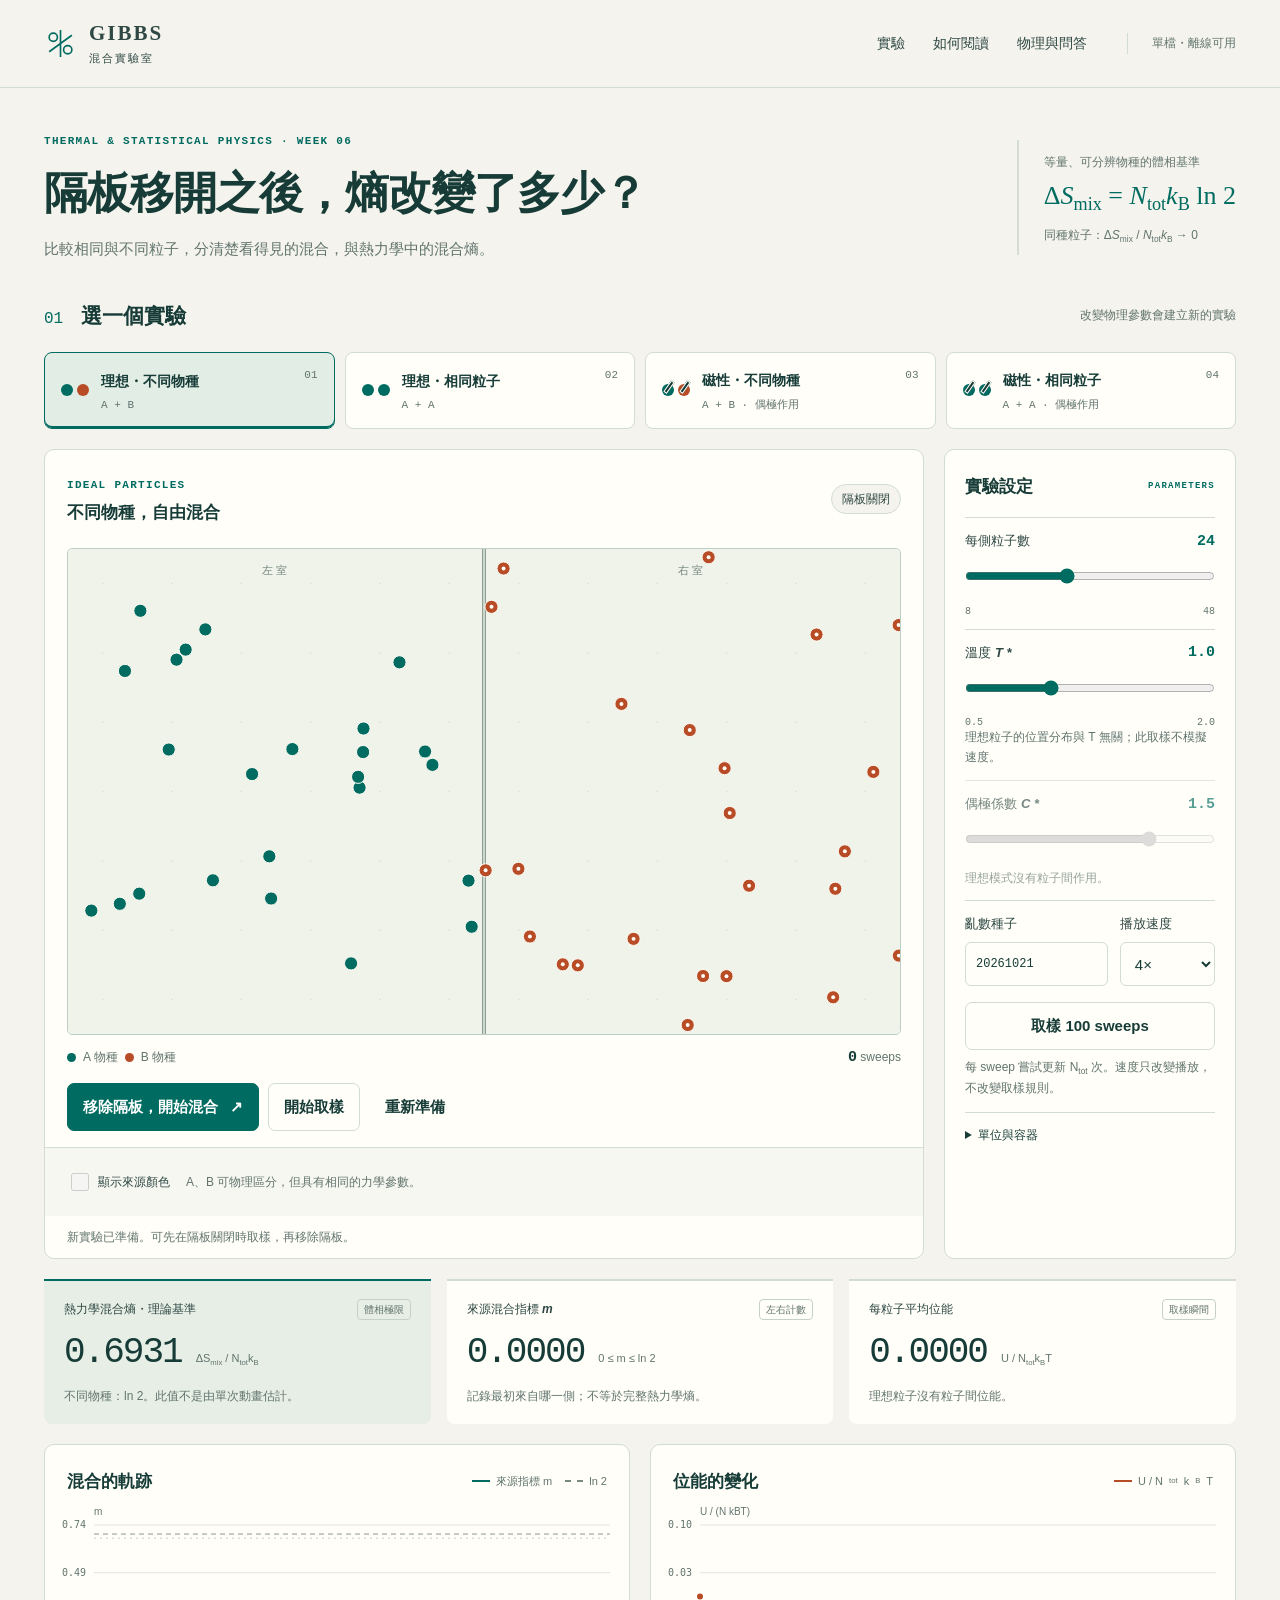
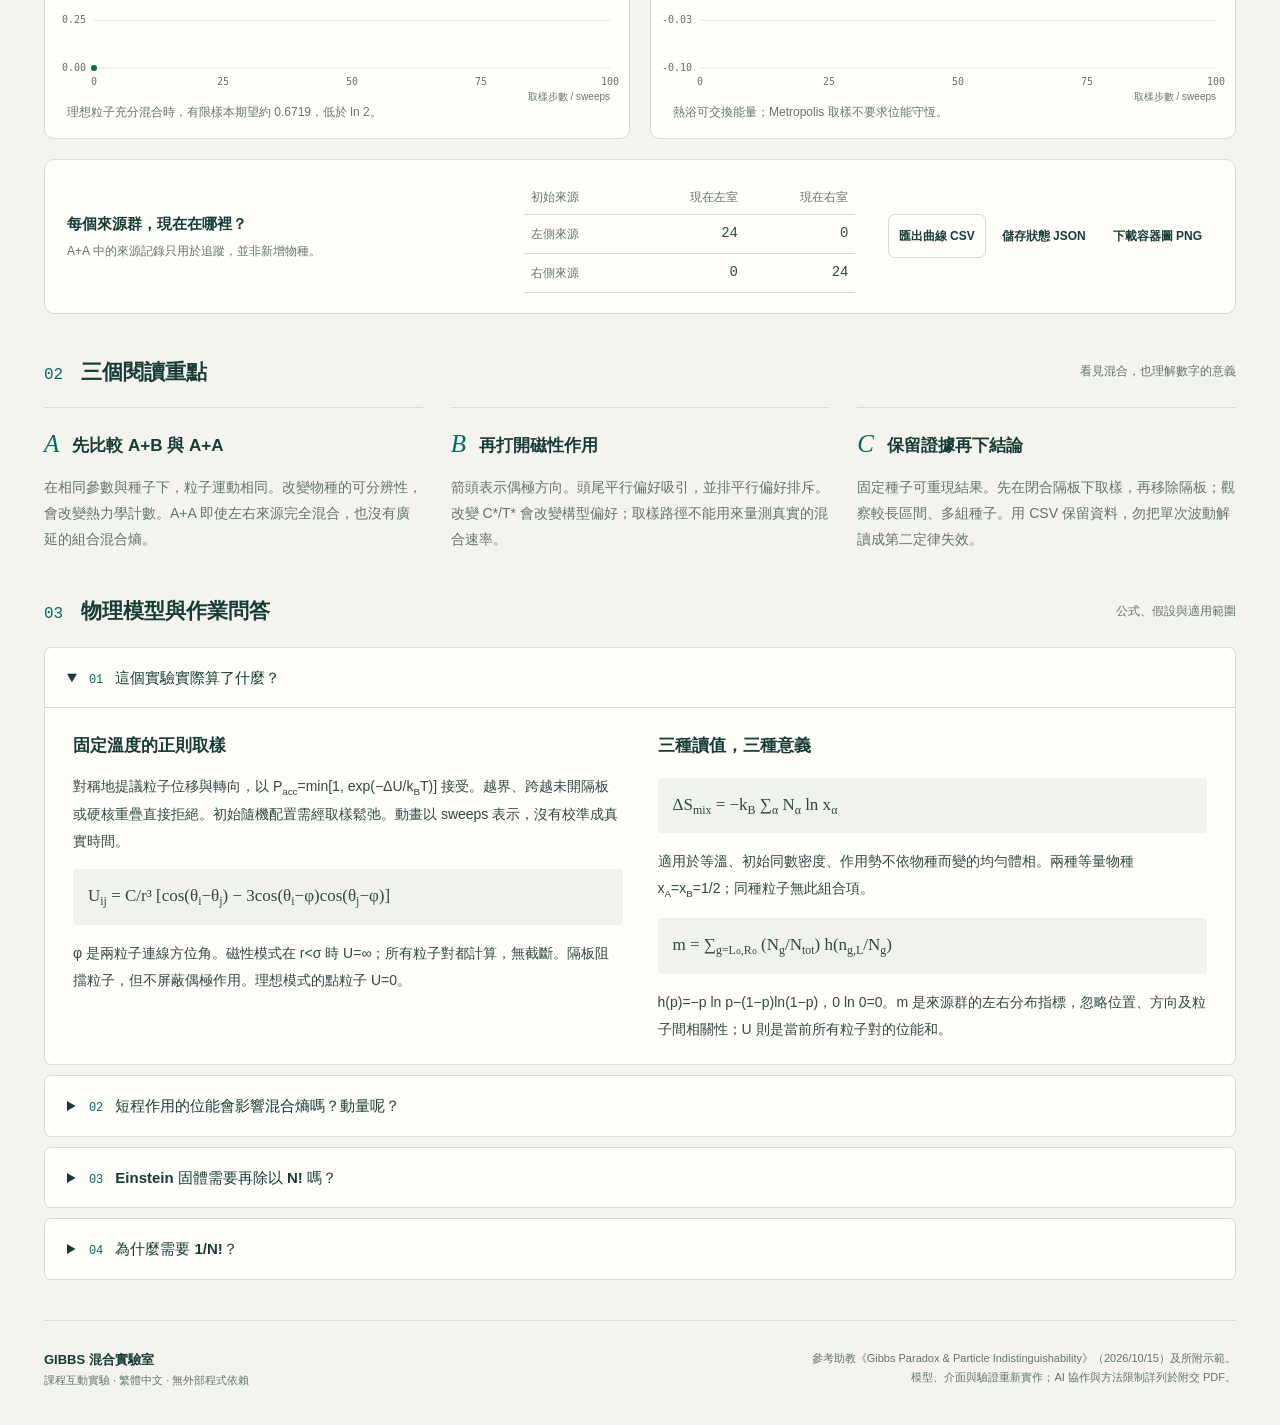
<file: index.html>
<!doctype html>
<html lang="zh-Hant">
<head>
<meta charset="utf-8"><meta name="viewport" content="width=device-width, initial-scale=1">
<meta name="description" content="用可重現的粒子取樣探索 Gibbs 悖論、混合熵與不可分辨性。單檔、離線、繁體中文互動實驗。">
<title>Gibbs 混合實驗室</title>
<style>:root{--bg:#f4f3ed;--paper:#fffef9;--ink:#173c37;--text:#2f4844;--muted:#62746e;--teal:#006b60;--teal-soft:#e1ede5;--orange:#b84c27;--line:#d2dcd3;--mono:ui-monospace,SFMono-Regular,Consolas,monospace;--serif:Georgia,'Noto Serif TC','Songti TC',serif;--sans:-apple-system,BlinkMacSystemFont,'PingFang TC','Noto Sans TC',sans-serif}*{box-sizing:border-box}html{scroll-behavior:smooth;scroll-padding-top:24px}body{margin:0;background:var(--bg);color:var(--text);font:15px/1.7 var(--sans)}button,input,select{font:inherit}button,a,input,select,summary{touch-action:manipulation}button{cursor:pointer;min-height:44px;border:1px solid var(--line);border-radius:7px;padding:10px 15px;background:var(--paper);color:var(--ink);font-weight:600;transition:background .15s,border-color .15s}button:hover{background:var(--teal-soft);border-color:var(--teal)}button:disabled{opacity:.5;cursor:not-allowed}a{color:inherit;text-underline-offset:4px}a:hover{color:var(--teal)}:focus-visible{outline:3px solid #cd7c30;outline-offset:3px}h1,h2,h3,p{margin:0}h1{font-size:clamp(28px,3.4vw,46px);line-height:1.35;letter-spacing:-1px;color:var(--ink);font-weight:650}h2{font-size:21px;color:var(--ink)}h3{font-size:17px;color:var(--ink)}small{font-size:12px}input[type=range]{width:100%;accent-color:var(--teal);height:44px;margin:2px 0 0;cursor:pointer}input[type=number],select{min-height:44px;max-width:100%;width:100%;color:var(--ink);border:1px solid var(--line);background:var(--paper);border-radius:6px;padding:8px 10px}input[type=checkbox]{width:18px;height:18px;accent-color:var(--teal)}sub,sup{font-size:.7em}.sr-only{position:absolute!important;width:1px!important;height:1px!important;padding:0!important;margin:-1px!important;overflow:hidden!important;clip:rect(0,0,0,0)!important;white-space:nowrap!important;border:0!important}.skip{position:absolute;top:-100px;left:20px;background:white;padding:12px;z-index:5}.skip:focus{top:8px}.topbar{max-width:1440px;margin:auto;height:88px;padding:0 44px;display:flex;align-items:center;gap:40px;border-bottom:1px solid var(--line)}.brand{display:flex;align-items:center;gap:12px;text-decoration:none;font:600 21px/1.15 var(--serif);letter-spacing:2px}.brand svg{width:33px;height:33px;fill:none;stroke:var(--teal);stroke-width:1.6}.brand-sub{display:block;font:11px var(--sans);letter-spacing:2px;margin-top:6px}.topbar nav{display:flex;gap:28px;margin-left:auto;font-size:14px}.topbar nav a{text-decoration:none}.offline{font-size:12px;border-left:1px solid var(--line);padding-left:24px;color:var(--muted)}main{max-width:1440px;margin:auto;padding:0 44px}.intro{display:flex;justify-content:space-between;gap:32px;padding:45px 0 36px;align-items:center}.eyebrow{color:var(--teal);font:600 11px/1.6 var(--mono);letter-spacing:1.3px}.intro .eyebrow{margin-bottom:13px}.lead{margin-top:14px;color:var(--muted);font-size:15px}.intro-formula{border-left:2px solid var(--line);padding:8px 0 8px 25px;flex-shrink:0}.intro-formula>span{font-size:12px;color:var(--muted)}.intro-formula>div{font:26px/1.8 var(--serif);color:var(--teal)}.intro-formula small{color:var(--muted)}.mobile-break{display:none}.section-line{display:flex;align-items:center;justify-content:space-between;gap:15px;margin-bottom:18px}.section-number{font:16px var(--mono);color:var(--teal);margin-right:12px}.section-line>p{font-size:12px;color:var(--muted)}.scenario-tabs{display:grid;grid-template-columns:repeat(4,1fr);gap:10px;margin-bottom:20px}.scenario{display:flex;align-items:center;gap:12px;text-align:left;padding:16px;border-radius:8px;min-width:0;position:relative}.scenario strong{font-size:14px;display:block}.scenario small{display:block;font:11px var(--mono);color:var(--muted);margin-top:5px}.scenario b{margin-left:auto;font:11px var(--mono);color:var(--muted);align-self:flex-start}.scenario.active{background:var(--teal-soft);border-color:var(--teal);box-shadow:inset 0 -2px 0 var(--teal)}.scenario-mark{display:flex;gap:4px;flex-shrink:0}.scenario-mark i{width:12px;height:12px;background:var(--teal);border-radius:50%;position:relative}.scenario-mark i.b{background:var(--orange)}.magnetic i:after{content:'';position:absolute;left:5px;top:-4px;width:2px;height:12px;background:var(--ink);transform:rotate(35deg);border:1px solid var(--paper)}.lab-grid{display:grid;grid-template-columns:minmax(0,1fr) 292px;gap:20px}.panel{background:var(--paper);border:1px solid var(--line);border-radius:10px;overflow:hidden}.panel-head{display:flex;align-items:center;justify-content:space-between;gap:12px;padding:20px 22px}.panel-head h3{margin-top:3px}.state-badge{white-space:nowrap;padding:4px 10px;background:var(--bg);border:1px solid var(--line);border-radius:20px;font-size:12px}.state-badge.open{color:var(--teal);background:var(--teal-soft);border-color:var(--teal-soft)}.canvas-wrap{position:relative;margin:0 22px;border:1px solid #bdcfc4;border-radius:5px;background:#eff3e9;overflow:hidden}#simulation{width:100%;aspect-ratio:24/14;display:block}.chamber-labels{position:absolute;inset:14px 0 auto;display:flex;justify-content:space-around;pointer-events:none;font:11px var(--sans);letter-spacing:3px;color:#74867b}.sim-meta{display:flex;justify-content:space-between;padding:12px 22px;font-size:12px;color:var(--muted)}.sim-meta strong{font:600 15px var(--mono);color:var(--ink)}.sim-meta>span:first-child{display:flex;align-items:center;gap:7px}.dot{width:9px;height:9px;background:var(--teal);border-radius:50%;display:inline-block}.orange{background:var(--orange)}.transport{padding:4px 22px 16px;display:flex;gap:9px;flex-wrap:wrap}.primary{background:var(--teal);color:white;border-color:var(--teal)}.primary:hover{background:#04564e;color:white}.primary span{margin-left:8px}.secondary{background:var(--paper)}.quiet{background:transparent;border-color:transparent}.quiet:hover{background:var(--bg);border-color:var(--line)}.sim-foot{padding:12px 22px;display:flex;gap:16px;align-items:center;background:#f7f7f1;border-top:1px solid var(--line)}.sim-foot p{font-size:12px;color:var(--muted)}.check{display:flex;align-items:center;gap:6px;white-space:nowrap;font-size:12px;min-height:44px}.status-note{padding:11px 22px;font-size:12px;color:var(--muted);min-height:42px}.controls{padding:0 20px 16px}.controls .panel-head{padding:20px 0 15px}.controls .eyebrow{font-size:9px}.control{padding:12px 0;border-top:1px solid var(--line)}.control label{display:flex;align-items:center;gap:4px;font-size:13px;font-weight:550}.control output{margin-left:auto;color:var(--teal);font:600 15px var(--mono)}.range-ends{display:flex;justify-content:space-between;color:var(--muted);font:10px var(--mono)}.hint{color:var(--muted);font-size:12px;line-height:1.65}.two-fields{display:grid;grid-template-columns:1.5fr 1fr;gap:12px}.two-fields label{margin-bottom:7px}.two-fields input{font-size:12px;font-family:var(--mono)}.wide{width:100%;margin:4px 0 8px}.units{margin-top:13px;border:none!important;border-top:1px solid var(--line)!important;border-radius:0!important;background:none!important}.units summary{font-size:12px;padding:12px 0!important}.units p{font-size:12px;color:var(--muted);padding-bottom:8px}.readout-grid{display:grid;grid-template-columns:repeat(3,1fr);gap:16px;margin:20px 0}.readout{border-top:2px solid var(--line);background:var(--paper);padding:18px 20px;border-radius:0 0 8px 8px}.readout.theory{border-color:var(--teal);background:#e6eee6}.readout-top{display:flex;justify-content:space-between;gap:8px;font-size:12px;font-weight:550}.tag{font-size:10px;white-space:nowrap;font-weight:400;color:var(--muted);padding:1px 6px;border:1px solid #c6d2c8;border-radius:4px}.readout-value{display:flex;align-items:baseline;gap:14px;margin:12px 0}.readout-value strong{font:500 36px/1.15 var(--mono);letter-spacing:-2px;color:var(--ink)}.readout-value>span{font-size:11px;color:var(--muted)}.readout p{font-size:12px;color:var(--muted)}.results-grid{display:grid;grid-template-columns:1fr 1fr;gap:20px}.chart-panel{padding-bottom:15px}.chart-panel .panel-head{padding-bottom:6px}.chart-panel>canvas{width:100%;height:200px;display:block}.chart-panel>.hint{padding:0 22px}.chart-key{font-size:11px;color:var(--muted);display:flex;align-items:center;gap:6px;white-space:nowrap}.chart-key i{width:18px;height:2px;background:var(--teal)}.chart-key i.dashed{height:0;border-top:2px dashed #7a897f;background:none;margin-left:7px}.orange-key i{background:var(--orange)}.data-strip{display:grid;grid-template-columns:1.3fr 1fr 1fr;align-items:center;gap:26px;padding:20px 22px;margin-top:20px}.data-strip h3{font-size:15px;margin-bottom:6px}table{border-collapse:collapse;width:100%;font-size:12px;text-align:right}th,td{padding:7px;border-bottom:1px solid var(--line);white-space:nowrap}th{font-weight:500;color:var(--muted)}th:first-child{text-align:left}td{font-family:var(--mono);font-size:14px}.export-actions{display:flex;flex-wrap:wrap;gap:5px;justify-content:flex-end}.export-actions button{font-size:12px;padding:8px 10px}.guide-section{padding:40px 0}.guide-grid{display:grid;grid-template-columns:repeat(3,1fr);gap:28px}.guide-grid article{padding:22px 0 0;border-top:1px solid var(--line)}.guide-num{font:italic 25px var(--serif);color:var(--teal);float:left;margin-right:13px}.guide-grid h3{margin:2px 0 14px}.guide-grid p{color:var(--muted);font-size:14px;line-height:1.85}.principles{padding-bottom:40px}details{border:1px solid var(--line);border-radius:7px;background:var(--paper);margin-top:10px}summary{cursor:pointer;padding:17px 22px;list-style-position:inside;color:var(--ink);font-weight:550;font-size:15px}summary>span{color:var(--teal);font:12px var(--mono);margin:0 12px 0 6px}details[open]>summary{border-bottom:1px solid var(--line)}.detail-content{padding:22px 28px;font-size:14px;line-height:1.9}.detail-content p+p{margin-top:13px}.detail-content h3{margin-bottom:10px}.model-grid,.einstein-grid{display:grid;grid-template-columns:1fr 1fr;gap:35px}.equation{font-family:var(--serif);font-size:17px;line-height:1.8;background:#f0f3eb;border-radius:4px;padding:12px 15px;margin:15px 0;overflow-wrap:anywhere}.callout{border-left:3px solid var(--teal);padding:10px 15px;background:#f0f3eb}.einstein-demo{border:1px solid var(--line);padding:18px;border-radius:6px}.einstein-demo label{display:flex;justify-content:space-between}.count-result{display:flex;justify-content:space-between;padding:15px 0}.count-result strong{font:28px var(--mono);color:var(--teal)}#oscillatorDrawing{display:flex;align-items:end;gap:8px;margin-top:20px;min-height:90px}#oscillatorDrawing>div{flex:1;border-bottom:2px solid var(--teal);text-align:center;padding-bottom:3px;color:var(--muted);font:11px var(--mono)}#oscillatorDrawing i{display:block;height:7px;background:var(--teal);border-radius:2px;margin-bottom:3px}.principles details strong{font-weight:650}footer{border-top:1px solid var(--line);padding:28px 0 35px;display:flex;justify-content:space-between;gap:30px;color:var(--muted);font-size:11px}footer strong{color:var(--ink);font-size:13px}footer>p{text-align:right;max-width:660px}button.busy{opacity:.65}
@media(min-width:1600px){body{font-size:16px}}
@media(max-width:1150px){main{padding:0 28px}.topbar{padding:0 28px}.intro-formula{display:none}.lab-grid{grid-template-columns:minmax(0,1fr) 270px}.scenario{padding:13px 10px;gap:8px}.scenario strong{font-size:12px}.scenario b{display:none}.readout-value{display:block}.readout-value>span{display:block;margin-top:6px}.readout-value strong{font-size:32px}.readout-top .tag{display:none}.data-strip{grid-template-columns:1fr 1fr}.export-actions{grid-column:1/-1;justify-content:flex-start}.data-strip{gap:16px}.sim-foot{align-items:flex-start;flex-direction:column;gap:4px}.panel-head{padding:18px}.canvas-wrap{margin:0 18px}}
@media(max-width:850px){main{padding:0 20px}.topbar{padding:0 20px;height:76px;gap:20px}.offline{display:none}.topbar nav{gap:18px}.intro{padding:30px 0}.lead{font-size:14px}.scenario-tabs{grid-template-columns:repeat(2,1fr)}.scenario strong{font-size:14px}.scenario{padding:13px}.lab-grid{grid-template-columns:1fr}.controls{display:grid;grid-template-columns:1fr 1fr;gap:0 24px}.controls>.panel-head{grid-column:1/-1}.controls>.control{padding:12px 0}.controls>.wide{align-self:center}.controls>.hint{align-self:center}.units{grid-column:1/-1}.sim-foot{flex-direction:row;align-items:center;gap:12px}.results-grid{gap:14px}.chart-panel .panel-head{align-items:flex-start;flex-direction:column;gap:6px}.readout-grid{gap:10px}.readout{padding:15px 13px}.readout-value strong{font-size:30px}.readout-top{font-size:11px}.guide-grid{gap:20px}.guide-grid h3{font-size:15px}.guide-num{display:none}.model-grid{grid-template-columns:1fr;gap:20px}.section-line>p{display:none}.data-strip h3{font-size:14px}}
@media(max-width:560px){body{font-size:14px}main{padding:0 15px}.topbar{padding:0 15px;height:70px}.topbar nav{gap:13px;font-size:12px}.brand{font-size:18px;gap:8px}.brand svg{width:27px}.brand-sub{font-size:9px}.intro{padding:27px 0}.intro .eyebrow{font-size:9px;letter-spacing:.8px}.mobile-break{display:block}.lead{font-size:13px;line-height:1.8}.section-line{margin-bottom:13px}h2{font-size:18px}.scenario-tabs{gap:8px;margin-bottom:14px}.scenario{gap:8px;padding:12px 9px}.scenario strong{font-size:12px}.scenario small{font-size:9px}.scenario-mark{gap:2px}.scenario-mark i{width:9px;height:9px}.scenario .magnetic{margin-top:5px}.panel-head{padding:16px 14px}.panel-head h3{font-size:15px}.panel-head .eyebrow{font-size:9px}.canvas-wrap{margin:0 12px}.chamber-labels{top:7px;font-size:9px}.state-badge{font-size:10px;padding:3px 8px}.sim-meta{padding:9px 14px;font-size:11px}.transport{padding:5px 12px 12px;gap:7px}.transport .primary{width:100%}.transport .secondary,.transport .quiet{flex:1}.sim-foot{padding:9px 12px;flex-direction:column;align-items:flex-start;gap:0}.status-note{padding:9px 12px}.controls{padding:0 15px 12px;gap:0 18px}.two-fields{grid-column:1/-1}.controls>.wide,.controls>.hint{grid-column:1/-1}.readout-grid{grid-template-columns:1fr;gap:9px;margin:14px 0}.readout{display:grid;grid-template-columns:1fr auto;padding:12px 14px;gap:0 12px;border-top-width:1px;border-left:3px solid var(--line)}.readout.theory{border-left-color:var(--teal)}.readout-top{grid-column:1;font-size:12px;align-self:center}.readout-value{grid-column:2;grid-row:1/3;margin:0;text-align:right}.readout-value strong{font-size:25px;letter-spacing:-1px}.readout-value>span{font-size:9px}.readout p{font-size:11px;grid-column:1;margin-top:3px}.results-grid{grid-template-columns:1fr}.chart-panel .panel-head{flex-direction:row;align-items:center}.chart-panel>canvas{height:185px}.chart-key{font-size:9px;gap:4px}.chart-key i{width:12px}.chart-panel>.hint{padding:0 14px;font-size:11px}.data-strip{grid-template-columns:1fr;padding:17px 14px}.data-strip .export-actions{display:grid;grid-template-columns:1fr 1fr;width:100%}.export-actions button:first-child{grid-column:1/-1}.data-strip table{font-size:12px}.guide-section{padding:30px 0}.guide-grid{grid-template-columns:1fr;gap:20px}.guide-grid article{padding-top:16px}.guide-grid h3{font-size:16px;margin-bottom:8px}.guide-num{display:block}.guide-grid p{font-size:13px}.detail-content{padding:16px 17px;font-size:13px}.detail-content h3{font-size:15px}.equation{font-size:15px;padding:10px}.einstein-grid{grid-template-columns:1fr;gap:18px}summary{font-size:13px;padding:14px 12px}summary>span{margin:0 7px 0 3px;font-size:10px}.principles{padding-bottom:28px}footer{display:block;padding:23px 0}footer>p{text-align:left;margin-top:12px}.count-result strong{font-size:25px}}
@media(prefers-reduced-motion:reduce){html{scroll-behavior:auto}*{transition:none!important}}
@media print{.topbar,.controls,.transport,.export-actions,.intro-formula{display:none}body{background:white}main{max-width:none;padding:0}.intro{padding-top:0}.lab-grid{display:block}.readout-grid{break-inside:avoid}.principles details{break-inside:avoid}footer{font-size:9px}}
</style>
</head>
<body>
<a class="skip" href="#experiment">跳至實驗</a>
<header class="topbar"><a class="brand" href="#"><svg viewBox="0 0 32 32" aria-hidden="true"><circle cx="9" cy="10" r="4"/><circle cx="23" cy="22" r="4"/><path d="M5 24 27 8M16 3v26"/></svg><span>GIBBS<span class="brand-sub">混合實驗室</span></span></a><nav aria-label="頁面導覽"><a href="#experiment">實驗</a><a href="#guide">如何閱讀</a><a href="#principles">物理與問答</a></nav><span class="offline">單檔・離線可用</span></header>
<main>
<section class="intro"><div><p class="eyebrow">THERMAL & STATISTICAL PHYSICS · WEEK 06</p><h1>隔板移開之後，<br class="mobile-break">熵改變了多少？</h1><p class="lead">比較相同與不同粒子，分清楚看得見的混合，與熱力學中的混合熵。</p></div><div class="intro-formula"><span>等量、可分辨物種的體相基準</span><div>Δ<i>S</i><sub>mix</sub> = <i>N</i><sub>tot</sub><i>k</i><sub>B</sub> ln 2</div><small>同種粒子：Δ<i>S</i><sub>mix</sub> / <i>N</i><sub>tot</sub><i>k</i><sub>B</sub> → 0</small></div></section>
<section id="experiment" aria-label="混合實驗">
<div class="section-line"><h2><span class="section-number">01</span> 選一個實驗</h2><p>改變物理參數會建立新的實驗</p></div>
<div class="scenario-tabs" role="group" aria-label="實驗情境">
<button data-mode="ideal_AB" class="scenario active" aria-pressed="true"><span class="scenario-mark"><i></i><i class="b"></i></span><span><strong>理想・不同物種</strong><small>A + B</small></span><b>01</b></button>
<button data-mode="ideal_AA" class="scenario" aria-pressed="false"><span class="scenario-mark"><i></i><i></i></span><span><strong>理想・相同粒子</strong><small>A + A</small></span><b>02</b></button>
<button data-mode="dipole_AB" class="scenario" aria-pressed="false"><span class="scenario-mark magnetic"><i></i><i class="b"></i></span><span><strong>磁性・不同物種</strong><small>A + B · 偶極作用</small></span><b>03</b></button>
<button data-mode="dipole_AA" class="scenario" aria-pressed="false"><span class="scenario-mark magnetic"><i></i><i></i></span><span><strong>磁性・相同粒子</strong><small>A + A · 偶極作用</small></span><b>04</b></button>
</div>
<label class="sr-only" for="mode">實驗模式</label><select id="mode" class="sr-only" tabindex="-1" aria-hidden="true"><option value="ideal_AB">理想 A+B</option><option value="ideal_AA">理想 A+A</option><option value="dipole_AB">磁性 A+B</option><option value="dipole_AA">磁性 A+A</option></select>
<div class="lab-grid">
<div class="apparatus panel"><div class="panel-head"><div><span id="modelLabel" class="eyebrow">IDEAL PARTICLES</span><h3 id="scenarioTitle">不同物種，自由混合</h3></div><span id="stateBadge" class="state-badge">隔板關閉</span></div>
<div class="canvas-wrap"><canvas id="simulation" aria-label="二維粒子容器，左右兩室由可移除的隔板分開">粒子模擬圖。下方表格提供左右粒子數。</canvas><div class="chamber-labels"><span>左室</span><span>右室</span></div></div>
<div class="sim-meta"><span id="particleLegend"><i class="dot"></i>A 物種 <i class="dot orange"></i>B 物種</span><span><strong id="sweepValue">0</strong> sweeps</span></div>
<div class="transport"><button id="openPartition" class="primary">移除隔板，開始混合 <span aria-hidden="true">↗</span></button><button id="run" class="secondary">開始取樣</button><button id="reset" class="quiet">重新準備</button></div>
<div class="sim-foot"><label class="check"><input type="checkbox" id="showOrigins">顯示來源顏色</label><p id="originHint">A、B 可物理區分，但具有相同的力學參數。</p></div>
<p id="notice" class="status-note" role="status" aria-live="polite">可先在隔板關閉時取樣，再移除隔板；動畫步數不代表真實時間。</p>
</div>
<aside class="controls panel" aria-label="實驗參數"><div class="panel-head"><h3>實驗設定</h3><span class="eyebrow">PARAMETERS</span></div>
<div class="control"><label for="nPerSide">每側粒子數 <output id="nOutput">24</output></label><input id="nPerSide" type="range" min="8" max="48" step="4" value="24"><div class="range-ends"><span>8</span><span>48</span></div></div>
<div class="control"><label for="temp">溫度 <i>T</i>* <output id="tempOutput">1.0</output></label><input id="temp" type="range" min="0.5" max="2" step="0.1" value="1"><div class="range-ends"><span>0.5</span><span>2.0</span></div><p class="hint" id="tempHint">理想粒子的位置分布與 T 無關；此取樣不模擬速度。</p></div>
<div class="control" id="couplingControl"><label for="coupling">偶極係數 <i>C</i>* <output id="couplingOutput">1.5</output></label><input id="coupling" type="range" min="0" max="2" step="0.1" value="1.5"><p class="hint" id="couplingHint">磁性模式啟用；C*=0 仍保留硬核排斥。</p></div>
<div class="control two-fields"><div><label for="seed">亂數種子</label><input id="seed" type="number" min="0" max="4294967295" step="1" value="20261021" inputmode="numeric"></div><div><label for="speed">播放速度</label><select id="speed"><option value="1">1×</option><option value="4" selected>4×</option><option value="12">12×</option></select></div></div>
<button id="advance" class="secondary wide">取樣 100 sweeps</button><p class="hint">每 sweep 嘗試更新 N<sub>tot</sub> 次。速度只改變播放，不改變取樣規則。</p>
<details class="units"><summary>單位與容器</summary><p>盒子固定為 24σ × 14σ；縮放視窗不改變物理尺寸。σ 為磁性粒子直徑，理想粒子視為點。能量尺度 ε 固定，T*=k<sub>B</sub>T/ε，C*=C/(εσ³)。</p></details>
</aside>
</div>
<div class="readout-grid">
<article class="readout theory"><div class="readout-top"><span>熱力學混合熵・理論基準</span><span class="tag">體相極限</span></div><div class="readout-value"><strong id="thermoValue">0.6931</strong><span>ΔS<sub>mix</sub> / N<sub>tot</sub>k<sub>B</sub></span></div><p id="theoryNote">不同物種：ln 2。此值不是由單次動畫估計。</p></article>
<article class="readout"><div class="readout-top"><span>來源混合指標 <i>m</i></span><span class="tag">左右計數</span></div><div class="readout-value"><strong id="mixValue">0.0000</strong><span>0 ≤ m ≤ ln 2</span></div><p>記錄最初來自哪一側；不等於完整熱力學熵。</p></article>
<article class="readout"><div class="readout-top"><span>每粒子平均位能</span><span class="tag">取樣瞬間</span></div><div class="readout-value"><strong id="energyValue">0.0000</strong><span>U / N<sub>tot</sub>k<sub>B</sub>T</span></div><p id="energyNote">理想粒子沒有粒子間位能。</p></article>
</div>
<div class="results-grid"><section class="panel chart-panel"><div class="panel-head"><h3>混合的軌跡</h3><span class="chart-key"><i></i>來源指標 m <i class="dashed"></i>ln 2</span></div><canvas id="mixChart" role="img" aria-label="來源混合指標隨取樣步數的曲線"></canvas><p class="hint">左右各半只代表兩區比例均勻，不保證局部混合或已達平衡。</p></section><section class="panel chart-panel"><div class="panel-head"><h3>位能的變化</h3><span class="chart-key orange-key"><i></i>U / N<sub>tot</sub>k<sub>B</sub>T</span></div><canvas id="energyChart" role="img" aria-label="每粒子位能隨取樣步數的曲線"></canvas><p class="hint">熱浴可交換能量；Metropolis 取樣不要求位能守恆。</p></section></div>
<div class="data-strip panel"><div><h3>每個來源群，現在在哪裡？</h3><p class="hint">A+A 中的來源記錄只用於追蹤，並非新增物種。</p></div><table><caption class="sr-only">依初始來源分組的左右粒子數</caption><thead><tr><th scope="col">初始來源</th><th scope="col">現在左室</th><th scope="col">現在右室</th></tr></thead><tbody><tr><th scope="row">左側來源</th><td id="leftL">24</td><td id="leftR">0</td></tr><tr><th scope="row">右側來源</th><td id="rightL">0</td><td id="rightR">24</td></tr></tbody></table><div class="export-actions"><button id="exportCSV" class="secondary">匯出曲線 CSV</button><button id="exportJSON" class="quiet">儲存狀態 JSON</button><button id="exportPNG" class="quiet">下載容器圖 PNG</button></div></div>
</section>
<section id="guide" class="guide-section"><div class="section-line"><h2><span class="section-number">02</span> 三個閱讀重點</h2><p>看見混合，也理解數字的意義</p></div><div class="guide-grid"><article><span class="guide-num">A</span><h3>先比較 A+B 與 A+A</h3><p>在相同參數與種子下，粒子運動相同。改變物種的可分辨性，會改變熱力學計數。A+A 即使左右來源完全混合，也沒有廣延的組合混合熵。</p></article><article><span class="guide-num">B</span><h3>再打開磁性作用</h3><p>箭頭表示偶極方向。頭尾平行偏好吸引，並排平行偏好排斥。改變 C*/T* 會改變構型偏好；取樣路徑不能用來量測真實的混合速率。</p></article><article><span class="guide-num">C</span><h3>保留證據再下結論</h3><p>固定種子可重現結果。先在閉合隔板下取樣，再移除隔板；觀察較長區間、多組種子。用 CSV 保留資料，勿把單次波動解讀成第二定律失效。</p></article></div></section>
<section id="principles" class="principles"><div class="section-line"><h2><span class="section-number">03</span> 物理模型與作業問答</h2><p>公式、假設與適用範圍</p></div>
<details open><summary><span>01</span>這個實驗實際算了什麼？</summary><div class="detail-content model-grid"><div><h3>固定溫度的正則取樣</h3><p>對稱地提議粒子位移與轉向，以 P<sub>acc</sub>=min[1, exp(−ΔU/k<sub>B</sub>T)] 接受。越界、跨越未開隔板或硬核重疊直接拒絕。初始隨機配置需經取樣鬆弛。動畫以 sweeps 表示，沒有校準成真實時間。</p><div class="equation">U<sub>ij</sub> = C/r³ [cos(θ<sub>i</sub>−θ<sub>j</sub>) − 3cos(θ<sub>i</sub>−φ)cos(θ<sub>j</sub>−φ)]</div><p>φ 是兩粒子連線方位角。磁性模式在 r&lt;σ 時 U=∞；所有粒子對都計算，無截斷。隔板阻擋粒子，但不屏蔽偶極作用。理想模式的點粒子 U=0。</p></div><div><h3>三種讀值，三種意義</h3><div class="equation">ΔS<sub>mix</sub> = −k<sub>B</sub> ∑<sub>α</sub> N<sub>α</sub> ln x<sub>α</sub></div><p>適用於等溫、初始同數密度、作用勢不依物種而變的均勻體相。兩種等量物種 x<sub>A</sub>=x<sub>B</sub>=1/2；同種粒子無此組合項。</p><div class="equation">m = ∑<sub>g=L₀,R₀</sub> (N<sub>g</sub>/N<sub>tot</sub>) h(n<sub>g,L</sub>/N<sub>g</sub>)</div><p>h(p)=−p ln p−(1−p)ln(1−p)，0 ln 0=0。m 是來源群的左右分布指標，忽略位置、方向及粒子間相關性；U 則是當前所有粒子對的位能和。</p></div></div></details>
<details><summary><span>02</span>短程作用的位能會影響混合熵嗎？動量呢？</summary><div class="detail-content"><p><strong>位能一般會影響構型熵。</strong>本例 A、B 的作用完全相同，且比較等溫、等密度的均勻體相，因此前後相同的體相交互作用貢獻相消，留下組合混合項。短程這個條件本身不足以保證相消；若 u<sub>AA</sub>、u<sub>AB</sub>、u<sub>BB</sub> 不同，或結構、密度、相態改變，就不能直接套用。</p><p>對 H=K(p)+U(q)，配分函數的動量積分可分離；前後 T、各物種粒數與質量不變時，其熵差為零。這是動量項相消，並非動量不存在。</p><p class="callout">本頁的 0 與 ln 2 是熱力學極限基準。有限粒子數、容器邊界及撤去硬核隔板後可達面積的改變，均可帶來額外修正。二維的 r⁻³ 遠距尾部可積分；三維情形不能直接照搬此短程判準。</p></div></details>
<details><summary><span>03</span>Einstein 固體需要再除以 N! 嗎？</summary><div class="detail-content einstein-grid"><div><p>相同原子仍不可分辨；標準 Einstein 模型已以<strong>可區分的晶格站點振動態</strong>計數，一個站點局域一個原子，不再額外除以 N!。若先把有標記的原子分配至站點，N! 種分派會與 Gibbs 因子 1/N! 抵消。</p><div class="equation">Ω(q,M) = (q+M−1)! / [q!(M−1)!]</div><p>一維 N 個站點對應 M=N 個振子；三維 N 個原子對應 M=3N。不可把原子數和振子數混為一談。</p></div><div class="einstein-demo"><h3>能量量子分配小實驗</h3><label for="oscillators">振子數 M <output id="oscOutput">4</output></label><input id="oscillators" type="range" min="2" max="8" value="4"><label for="quanta">總量子數 q <output id="qOutput">4</output></label><input id="quanta" type="range" min="0" max="12" value="4"><div class="count-result">可用分配數 <strong id="omegaValue">35</strong></div><p class="hint">每格代表一個振子，而不是一個可交換的能量量子。</p><div id="oscillatorDrawing" aria-label="一種能量分配示意"></div></div></div></details>
<details><summary><span>04</span>為什麼需要 1/N!？</summary><div class="detail-content"><p>理想氣體若把同種粒子的置換重複計入，Z∝V<sup>N</sup>；同時放大 N 與 V 時，多出 N ln N 類型的非廣延項。加入 1/N! 後，用 Stirling 近似可得到 S∝N ln(V/N)+N×常數，恢復熱力學極限的廣延性。</p><p>有限 N 時保留精確階乘會有次廣延修正；因此「同種混合熵為零」指沒有與 N 成正比的組合混合項，不表示每一個有限系統撤板過程都嚴格零熵變。</p></div></details>
</section>
<footer><div><strong>GIBBS 混合實驗室</strong><p>課程互動實驗 · 繁體中文 · 無外部程式依賴</p></div><p>參考助教《Gibbs Paradox & Particle Indistinguishability》（2026/10/15）及所附示範。<br>模型、介面與驗證重新實作；AI 協作與方法限制詳列於附交 PDF。</p></footer>
</main><script>/*
 * Canonical Metropolis sampling for a two-dimensional Gibbs mixing experiment.
 * One sweep is N attempted moves, NOT a physical time interval. This is neither
 * inertial molecular dynamics nor Brownian dynamics. Species/origin labels never
 * enter the Hamiltonian or the acceptance probability.
 *
 * Reduced units: k_B = 1, dipolar hard-core diameter = 1, box = 24 x 14.
 * Ideal particles are points, with U = 0. Dipoles are planar unit directions with
 * U_ij = C / r^3 [u_i.u_j - 3 (u_i.rhat)(u_j.rhat)], outside the hard core.
 * All pairs are included. There is NO cutoff: in 2D, the r^-3 tail is integrable.
 * A nonmagnetic partition prevents crossing but does not screen dipole energy.
 */
(function attachPhysics(root) {
  'use strict';

  const BOX_WIDTH = 24;
  const BOX_HEIGHT = 14;
  const TWO_PI = 2 * Math.PI;
  const MODES = ['ideal_AA', 'ideal_AB', 'dipole_AA', 'dipole_AB'];

  class SeededRNG {
    constructor(seed = 2026) {
      const text = String(seed);
      let hash = 2166136261;
      for (let i = 0; i < text.length; i++) {
        hash = Math.imul(hash ^ text.charCodeAt(i), 16777619);
      }
      this.state = hash >>> 0;
    }
    next() {
      let value = this.state = (this.state + 0x6D2B79F5) >>> 0;
      value = Math.imul(value ^ (value >>> 15), value | 1);
      value ^= value + Math.imul(value ^ (value >>> 7), value | 61);
      return ((value ^ (value >>> 14)) >>> 0) / 4294967296;
    }
  }

  function binaryEntropy(p) {
    if (!Number.isFinite(p) || p < 0 || p > 1) throw new RangeError('p must be in [0, 1].');
    return p === 0 || p === 1 ? 0 : -p * Math.log(p) - (1 - p) * Math.log1p(-p);
  }

  function pairEnergy(a, b, coupling = 1, sigma = 1) {
    const dx = b.x - a.x;
    const dy = b.y - a.y;
    const r2 = dx * dx + dy * dy;
    if (r2 < sigma * sigma) return Infinity;
    if (coupling === 0) return 0;
    if (r2 === 0) return Infinity;
    const r = Math.sqrt(r2);
    const ax = Math.cos(a.theta), ay = Math.sin(a.theta);
    const bx = Math.cos(b.theta), by = Math.sin(b.theta);
    const ar = (ax * dx + ay * dy) / r;
    const br = (bx * dx + by * dy) / r;
    return coupling * (ax * bx + ay * by - 3 * ar * br) / (r2 * r);
  }

  // Smooth dipole derivatives only, valid outside contact. The hard-core force
  // is not represented by a finite force; Metropolis rejects overlaps instead.
  // fx,fy are the force on a; the force on b is its negative.
  function pairForceTorque(a, b, coupling = 1) {
    const dx = b.x - a.x, dy = b.y - a.y;
    const r2 = dx * dx + dy * dy;
    if (r2 === 0) throw new RangeError('Dipole derivatives are undefined at r = 0.');
    const r = Math.sqrt(r2), rx = dx / r, ry = dy / r;
    const ax = Math.cos(a.theta), ay = Math.sin(a.theta);
    const bx = Math.cos(b.theta), by = Math.sin(b.theta);
    const dot = ax * bx + ay * by;
    const ar = ax * rx + ay * ry, br = bx * rx + by * ry;
    const factor = -3 * coupling / (r2 * r2);
    const energyFactor = coupling / (r2 * r);
    return {
      fx: factor * ((dot - 5 * ar * br) * rx + ar * bx + br * ax),
      fy: factor * ((dot - 5 * ar * br) * ry + ar * by + br * ay),
      torqueA: energyFactor * (-(ax * by - ay * bx) + 3 * (ax * ry - ay * rx) * br),
      torqueB: energyFactor * (-(bx * ay - by * ax) + 3 * (bx * ry - by * rx) * ar)
    };
  }

  class Simulation {
    constructor(config = {}) {
      this.reset(config);
    }

    reset(overrides = {}) {
      const config = Object.assign({
        mode: 'ideal_AB', nPerSide: 24, temp: 1, coupling: 1.5,
        seed: 2026, stepSize: 1, angleStep: 0.6
      }, this.config || {}, overrides);
      if (!MODES.includes(config.mode)) throw new RangeError('Unknown simulation mode.');
      if (!Number.isInteger(config.nPerSide) || config.nPerSide < 1 || config.nPerSide > 120) {
        throw new RangeError('nPerSide must be an integer from 1 to 120.');
      }
      for (const key of ['temp', 'stepSize', 'angleStep']) {
        if (!Number.isFinite(config[key]) || config[key] <= 0) throw new RangeError(`${key} must be positive.`);
      }
      if (!Number.isFinite(config.coupling) || config.coupling < 0) throw new RangeError('coupling must be nonnegative.');
      this.config = config;
      this.width = BOX_WIDTH;
      this.height = BOX_HEIGHT;
      this.isDipole = config.mode.startsWith('dipole');
      this.isDistinct = config.mode.endsWith('AB');
      this.radius = this.isDipole ? 0.5 : 0;
      this.rng = new SeededRNG(config.seed);
      this.partitionOpen = false;
      this.sweeps = 0;
      this.attempts = 0;
      this.accepted = 0;
      this.particles = [];
      this._initialize();
      this.energy = this.totalEnergy();
      return this;
    }

    _initialize() {
      const r = this.radius, half = this.width / 2;
      for (let origin = 0; origin < 2; origin++) {
        const minX = origin === 0 ? r : half + r;
        const maxX = origin === 0 ? half - r : this.width - r;
        for (let k = 0; k < this.config.nPerSide; k++) {
          let placed = false;
          for (let attempt = 0; attempt < 200000; attempt++) {
            const particle = {
              x: minX + (maxX - minX) * this.rng.next(),
              y: r + (this.height - 2 * r) * this.rng.next(),
              theta: TWO_PI * this.rng.next(), origin,
              species: this.isDistinct ? origin : 0
            };
            if (!this.isDipole || this.particles.every(other =>
              (particle.x - other.x) ** 2 + (particle.y - other.y) ** 2 >= 1)) {
              this.particles.push(particle);
              placed = true;
              break;
            }
          }
          if (!placed) throw new Error('Could not place hard disks without overlap; reduce particle count.');
        }
      }
      // Rejection placement avoids overlap; it is not an equilibrium sample.
      // Use closed-partition burn-in before collecting equilibrium comparisons.
    }

    setPartition(open = true) {
      if (typeof open !== 'boolean') throw new TypeError('Partition state must be boolean.');
      if (!open && this.partitionOpen) {
        throw new Error('Use reset() to prepare separated gases again. Inserting a partition does not unmix them.');
      }
      this.partitionOpen = open;
      return this;
    }

    _insideWalls(proposal, current) {
      const r = this.radius, half = this.width / 2;
      if (proposal.x < r || proposal.x > this.width - r || proposal.y < r || proposal.y > this.height - r) return false;
      if (!this.partitionOpen) {
        // Check the current chamber, not just the final overlap with the wall:
        // even proposals long enough to jump entirely over the wall are rejected.
        if (current.x < half && proposal.x >= half - r) return false;
        if (current.x >= half && proposal.x <= half + r) return false;
      }
      return true;
    }

    _localEnergy(proposal, index) {
      if (!this.isDipole) return 0;
      let sum = 0;
      for (let j = 0; j < this.particles.length; j++) {
        if (j === index) continue;
        const energy = pairEnergy(proposal, this.particles[j], this.config.coupling);
        if (!Number.isFinite(energy)) return Infinity;
        sum += energy;
      }
      return sum;
    }

    totalEnergy() {
      if (!this.isDipole) return 0;
      let sum = 0;
      for (let i = 0; i < this.particles.length; i++) {
        for (let j = i + 1; j < this.particles.length; j++) {
          sum += pairEnergy(this.particles[i], this.particles[j], this.config.coupling);
        }
      }
      return sum;
    }

    sweep(count = 1) {
      if (!Number.isInteger(count) || count < 0) throw new RangeError('Sweep count must be a nonnegative integer.');
      const total = this.particles.length;
      const {stepSize, angleStep, temp} = this.config;
      for (let s = 0; s < count; s++) {
        for (let trial = 0; trial < total; trial++) {
          const index = Math.floor(this.rng.next() * total);
          const current = this.particles[index];
          const proposal = {
            x: current.x + (2 * this.rng.next() - 1) * stepSize,
            y: current.y + (2 * this.rng.next() - 1) * stepSize,
            theta: (current.theta + (2 * this.rng.next() - 1) * angleStep + TWO_PI) % TWO_PI,
            origin: current.origin, species: current.species
          };
          this.attempts++;
          if (!this._insideWalls(proposal, current)) continue;
          const proposedEnergy = this._localEnergy(proposal, index);
          if (!Number.isFinite(proposedEnergy)) continue;
          const deltaEnergy = proposedEnergy - this._localEnergy(current, index);
          // Symmetric proposals + Metropolis acceptance satisfy detailed balance
          // for exp(-U/T) within the allowed hard-wall/hard-core configuration set.
          if (deltaEnergy <= 0 || this.rng.next() < Math.exp(-deltaEnergy / temp)) {
            this.particles[index] = proposal;
            this.energy += deltaEnergy;
            this.accepted++;
          }
        }
        this.sweeps++;
      }
      return this;
    }

    metrics() {
      const half = this.width / 2;
      let nAL = 0, nAR = 0, nBL = 0, nBR = 0, originLeftL = 0, originRightL = 0;
      for (const p of this.particles) {
        const left = p.x < half;
        if (p.species === 0) { if (left) nAL++; else nAR++; }
        else { if (left) nBL++; else nBR++; }
        if (left) { if (p.origin === 0) originLeftL++; else originRightL++; }
      }
      const n = this.config.nPerSide, totalN = this.particles.length;
      // This origin-tracer Shannon statistic is a coarse mixing diagnostic,
      // including for A+A. It is NOT a measurement of thermodynamic entropy.
      const mixingPerParticle = (binaryEntropy(originLeftL / n) + binaryEntropy(originRightL / n)) / 2;
      return {
        sweeps: this.sweeps, totalN, nAL, nAR, nBL, nBR,
        originLeftL, originRightL, mixingPerParticle,
        // Bulk thermodynamic-limit reference for equal initial density and T.
        // Hard-wall/finite-size changes and correlations are not measured by it.
        thermoMixTotal: this.isDistinct ? totalN * Math.LN2 : 0,
        energy: this.energy, energyPerParticle: this.energy / totalN,
        acceptance: this.attempts ? this.accepted / this.attempts : 0,
        partitionOpen: this.partitionOpen
      };
    }

    snapshot() {
      return {
        config: Object.assign({}, this.config), width: this.width, height: this.height,
        particles: this.particles.map(p => Object.assign({}, p)),
        metrics: this.metrics(), rngState: this.rng.state
      };
    }
  }

  const api = {Simulation, pairEnergy, pairForceTorque, binaryEntropy, SeededRNG, BOX_WIDTH, BOX_HEIGHT};
  root.GibbsPhysics = api;
  if (typeof module !== 'undefined' && module.exports) module.exports = api;
})(typeof globalThis !== 'undefined' ? globalThis : this);
</script><script>/* UI controller. All physics lives in GibbsPhysics; canvas pixels never set box size. */
(() => {
 'use strict';
 const $=id=>document.getElementById(id);
 const {Simulation,binaryEntropy}=GibbsPhysics;
 const colors={teal:'#006b60',orange:'#b84c27',ink:'#173c37',muted:'#62746e',line:'#d2dcd3'};
 const modes={ideal_AB:['IDEAL PARTICLES','不同物種，自由混合'],ideal_AA:['IDEAL PARTICLES','相同粒子，相同體相'],dipole_AB:['DIPOLAR HARD DISKS','不同物種，相同偶極作用'],dipole_AA:['DIPOLAR HARD DISKS','相同磁珠，交換不增計數']};
 let sim,history=[],running=false,busy=false,openSweep=null,task=0;
 function configFromInputs(){return {mode:$('mode').value,nPerSide:Number($('nPerSide').value),temp:Number($('temp').value),coupling:Number($('coupling').value),seed:Number($('seed').value)};}
 function validSeed(){let seed=Number($('seed').value);if(!Number.isFinite(seed)||$('seed').value==='')seed=20261021;seed=Math.min(4294967295,Math.max(0,Math.floor(seed)));$('seed').value=String(seed);}
 function notice(text){$('notice').textContent=text;}
 function record(){const m=sim.metrics();const row={...m,energyOverNkT:m.energyPerParticle/sim.config.temp};if(history.length&&history.at(-1).sweeps===m.sweeps)history[history.length-1]=row;else history.push(row);}
 function setBusy(value){busy=value;['advance','run','openPartition'].forEach(id=>$(id).disabled=value||(id==='openPartition'&&sim.partitionOpen));$('advance').textContent=value?'取樣中…':'取樣 100 sweeps';}
 function reset(config){task++;running=false;busy=false;if(config){for(const key of ['mode','nPerSide','temp','coupling','seed'])if(config[key]!==undefined)$(key).value=config[key];}validSeed();sim=new Simulation(configFromInputs());history=[];openSweep=null;$('showOrigins').checked=false;record();setBusy(false);syncMode();update();drawAll();notice('新實驗已準備。可先在隔板關閉時取樣，再移除隔板。');return sim;}
 function setMode(mode){if(!modes[mode])throw Error('Unknown mode');$('mode').value=mode;reset();}
 function finiteNExpectation(n){let weight=2**(-n),sum=0;for(let k=0;k<=n;k++){sum+=weight*binaryEntropy(k/n);if(k<n)weight*=((n-k)/(k+1));}return sum;}
 function syncMode(){const isD=sim.isDipole,isAB=sim.isDistinct;document.querySelectorAll('[data-mode]').forEach(b=>{const active=b.dataset.mode===sim.config.mode;b.classList.toggle('active',active);b.setAttribute('aria-pressed',String(active));});$('modelLabel').textContent=modes[sim.config.mode][0];$('scenarioTitle').textContent=modes[sim.config.mode][1];$('tempHint').textContent=isD?'T* 越高，較高能量的提案越容易被接受。':'理想粒子的位置分布與 T 無關；此取樣不模擬速度。';$('coupling').disabled=!isD;$('couplingControl').style.opacity=isD?'1':'.65';$('couplingHint').textContent=isD?'C*=0 仍保留硬核排斥。':'理想模式沒有粒子間作用。';$('nOutput').textContent=sim.config.nPerSide;$('tempOutput').textContent=sim.config.temp.toFixed(1);$('couplingOutput').textContent=sim.config.coupling.toFixed(1);$('showOrigins').disabled=isAB;$('originHint').textContent=isAB?'A、B 可物理區分，但具有相同的力學參數。':'來源顏色僅追蹤初始位置；顯示顏色不會改變物種與物理。';$('theoryNote').textContent=isAB?'不同物種：ln 2。此值不是由單次動畫估計。':'同種粒子：0。沒有與粒子數成正比的組合混合熵。';$('energyNote').textContent=isD?'全粒子對的偶極位能；不含熱浴與動能。':'理想粒子沒有粒子間位能。';const idealNote=!isD?`理想粒子充分混合時，有限樣本期望約 ${finiteNExpectation(sim.config.nPerSide).toFixed(4)}，低於 ln 2。`:'左右比例均勻不保證局部混合、構型鬆弛或已達平衡。';$('mixChart').nextElementSibling.textContent=idealNote;syncLegend();}
 function syncLegend(){const distinct=sim.isDistinct,origin=$('showOrigins').checked;$('particleLegend').innerHTML=distinct?'<i class="dot"></i>A 物種 <i class="dot orange"></i>B 物種':origin?'<i class="dot"></i>左側來源 <i class="dot orange"></i>右側來源':'<i class="dot"></i>同種粒子 A';}
 function update(){const m=sim.metrics();$('thermoValue').textContent=(m.thermoMixTotal/m.totalN).toFixed(4);$('mixValue').textContent=m.mixingPerParticle.toFixed(4);const e=m.energyPerParticle/sim.config.temp;$('energyValue').textContent=(Math.abs(e)<0.00005?0:e).toFixed(4);$('sweepValue').textContent=m.sweeps.toLocaleString('en-US');$('leftL').textContent=m.originLeftL;$('leftR').textContent=sim.config.nPerSide-m.originLeftL;$('rightL').textContent=m.originRightL;$('rightR').textContent=sim.config.nPerSide-m.originRightL;$('stateBadge').textContent=m.partitionOpen?'隔板已移除':'隔板關閉';$('stateBadge').classList.toggle('open',m.partitionOpen);$('openPartition').disabled=busy||m.partitionOpen;$('run').textContent=running?'暫停取樣':'開始取樣';}
 function step(n=1){for(let i=0;i<n;i++){sim.sweep();if(sim.sweeps%5===0)record();}record();update();drawAll();return sim.metrics();}
 function openPartition(){if(busy||sim.partitionOpen)return;sim.setPartition(true);openSweep=sim.sweeps;record();running=true;notice('隔板已移除。來源指標可上升與波動；曲線並非完整熱力學熵。');update();drawAll();}
 async function advance(){if(busy)return;running=false;const myTask=++task;setBusy(true);notice('正在取樣 100 sweeps…');for(let i=0;i<10;i++){if(task!==myTask)return;step(10);await new Promise(requestAnimationFrame);}if(task!==myTask)return;setBusy(false);notice('已完成 100 sweeps，取樣暫停。可繼續觀察或匯出數據。');update();}
 function setupCanvas(canvas){const rect=canvas.getBoundingClientRect();const dpr=Math.min(window.devicePixelRatio||1,2);const w=Math.max(1,rect.width),h=Math.max(1,rect.height);const bw=Math.round(w*dpr),bh=Math.round(h*dpr);if(canvas.width!==bw||canvas.height!==bh){canvas.width=bw;canvas.height=bh;}const c=canvas.getContext('2d');c.setTransform(dpr,0,0,dpr,0,0);return {c,w,h};}
 function drawScene(){const {c,w,h}=setupCanvas($('simulation'));const scale=w/sim.width;c.clearRect(0,0,w,h);c.fillStyle='#eff3e9';c.fillRect(0,0,w,h);c.fillStyle='#d5e0d4';for(let x=1;x<sim.width;x+=2)for(let y=1;y<sim.height;y+=2){c.beginPath();c.arc(x*scale,y*scale,.8,0,Math.PI*2);c.fill();}if(!sim.partitionOpen){c.fillStyle='#8b9f92';c.fillRect(w/2-2,0,4,h);c.fillStyle='#f9fcf4';c.fillRect(w/2-.6,0,1.2,h);}else{c.strokeStyle='#bccbc0';c.setLineDash([4,7]);c.beginPath();c.moveTo(w/2,0);c.lineTo(w/2,h);c.stroke();c.setLineDash([]);}for(const p of sim.particles){const x=p.x*scale,y=p.y*scale;const b=sim.isDistinct?p.species===1:($('showOrigins').checked&&p.origin===1);const color=b?colors.orange:colors.teal;const r=sim.isDipole?scale*.5:Math.max(2.8,scale*.19);c.fillStyle=color;c.beginPath();c.arc(x,y,r,0,Math.PI*2);c.fill();c.strokeStyle='#fffdf5';c.lineWidth=1;c.stroke();if(b&&!sim.isDipole){c.fillStyle='#fffdf5';c.beginPath();c.arc(x,y,Math.max(1,r*.3),0,Math.PI*2);c.fill();}if(sim.isDipole){const len=r*.9,dx=Math.cos(p.theta),dy=Math.sin(p.theta);c.strokeStyle='#fffdf5';c.lineWidth=Math.max(1,r*.13);c.beginPath();c.moveTo(x-dx*len*.65,y-dy*len*.65);c.lineTo(x+dx*len,y+dy*len);c.lineTo(x+dx*len*.5-dy*len*.42,y+dy*len*.5+dx*len*.42);c.moveTo(x+dx*len,y+dy*len);c.lineTo(x+dx*len*.5+dy*len*.42,y+dy*len*.5-dx*len*.42);c.stroke();}}}
 function drawChart(id,key,color){const {c,w,h}=setupCanvas($(id));c.clearRect(0,0,w,h);const pad={l:49,r:19,t:22,b:35};const pw=w-pad.l-pad.r,ph=h-pad.t-pad.b;const maxX=Math.max(100,sim.sweeps);let minY=0,maxY=.74;const data=history;
 if(key==='energyOverNkT'){minY=0;maxY=0;for(const v of data){minY=Math.min(minY,v[key]);maxY=Math.max(maxY,v[key]);}if(maxY-minY<.1){minY-=.1;maxY+=.1;}else{const p=(maxY-minY)*.15;minY-=p;maxY+=p;}}
 const X=x=>pad.l+pw*x/maxX,Y=y=>pad.t+ph*(maxY-y)/(maxY-minY);c.font='10px ui-monospace, monospace';c.textAlign='right';c.fillStyle=colors.muted;c.lineWidth=1;for(let k=0;k<=3;k++){const y=minY+(maxY-minY)*k/3,py=Y(y);c.strokeStyle='#e1e6de';c.beginPath();c.moveTo(pad.l,py);c.lineTo(w-pad.r,py);c.stroke();c.fillText(y.toFixed(2),pad.l-8,py+3);}c.textAlign='center';for(let k=0;k<=4;k++){const x=maxX*k/4;c.fillText(Math.round(x).toLocaleString('en-US'),X(x),h-18);}c.textAlign='right';c.font='10px -apple-system,sans-serif';c.fillText('取樣步數 / sweeps',w-pad.r,h-3);c.textAlign='left';c.fillText(key==='mixingPerParticle'?'m':'U / (N kBT)',pad.l,12);
 if(key==='mixingPerParticle'){c.strokeStyle='#8a9a8f';c.setLineDash([5,4]);c.beginPath();c.moveTo(X(0),Y(Math.LN2));c.lineTo(X(maxX),Y(Math.LN2));c.stroke();c.setLineDash([]);if(!sim.isDipole){c.strokeStyle='#c6cfc4';c.setLineDash([2,4]);const expected=finiteNExpectation(sim.config.nPerSide);c.beginPath();c.moveTo(X(0),Y(expected));c.lineTo(X(maxX),Y(expected));c.stroke();c.setLineDash([]);}}
 if(openSweep!==null){c.strokeStyle='#a9b7ac';c.setLineDash([2,4]);c.beginPath();c.moveTo(X(openSweep),pad.t);c.lineTo(X(openSweep),pad.t+ph);c.stroke();c.setLineDash([]);c.fillStyle=colors.muted;c.fillText('撤板',Math.min(X(openSweep)+5,w-44),pad.t+12);}
 const stride=Math.max(1,Math.floor(data.length/Math.max(1,pw)));c.strokeStyle=color;c.lineWidth=1.7;c.beginPath();data.forEach((row,i)=>{if(i%stride!==0&&i!==data.length-1)return;const x=X(row.sweeps),y=Y(row[key]);if(i===0)c.moveTo(x,y);else c.lineTo(x,y);});c.stroke();if(data.length){const last=data.at(-1);c.fillStyle=color;c.beginPath();c.arc(X(last.sweeps),Y(last[key]),3,0,Math.PI*2);c.fill();}}
 function drawAll(){if(!sim)return;drawScene();drawChart('mixChart','mixingPerParticle',colors.teal);drawChart('energyChart','energyOverNkT',colors.orange);}
 function download(name,blob){const url=URL.createObjectURL(blob);const a=document.createElement('a');a.href=url;a.download=name;document.body.append(a);a.click();a.remove();setTimeout(()=>URL.revokeObjectURL(url),1000);notice('已下載 '+name+'。');}
 function exportCSV(){record();const keys=['sweeps','partitionOpen','originLeftL','originRightL','mixingPerParticle','thermoMixTotal','energy','energyPerParticle','energyOverNkT','acceptance'];const cfg=sim.config;const meta=['mode','nPerSide','temp','coupling','seed'];const rows=[meta.concat(keys).join(',')];for(const row of history)rows.push(meta.map(k=>cfg[k]).concat(keys.map(k=>row[k])).join(','));download(`gibbs-${cfg.mode}-${cfg.seed}.csv`,new Blob(['\uFEFF'+rows.join('\n')],{type:'text/csv;charset=utf-8'}));}
 function exportJSON(){record();download(`gibbs-${sim.config.mode}-${sim.config.seed}.json`,new Blob([JSON.stringify({schemaVersion:1,method:'canonical Metropolis; sweeps are not physical time',entropyNote:'thermoMixTotal is bulk reference; mixingPerParticle is origin histogram diagnostic',openSweep,state:sim.snapshot(),history},null,2)],{type:'application/json'}));}
 function exportPNG(){drawScene();$('simulation').toBlob(blob=>{if(blob)download(`gibbs-${sim.config.mode}-${sim.sweeps}.png`,blob);else notice('圖像下載失敗，請重新嘗試。');});}
 function updateEinstein(){const M=Number($('oscillators').value),q=Number($('quanta').value);$('oscOutput').textContent=M;$('qOutput').textContent=q;let omega=1;for(let i=1;i<=q;i++)omega=omega*(M+i-1)/i;$('omegaValue').textContent=Math.round(omega).toLocaleString('en-US');const counts=Array(M).fill(0);for(let j=0;j<q;j++)counts[j%M]++;$('oscillatorDrawing').innerHTML=counts.map((n,i)=>`<div aria-label="振子${i+1}有${n}個量子">${'<i></i>'.repeat(n)}${i+1}</div>`).join('');}
 document.querySelectorAll('[data-mode]').forEach(b=>b.addEventListener('click',()=>setMode(b.dataset.mode)));
 for(const id of ['mode','nPerSide','temp','coupling','seed'])$(id).addEventListener('change',()=>reset());
 for(const [id,out]of [['nPerSide','nOutput'],['temp','tempOutput'],['coupling','couplingOutput']])$(id).addEventListener('input',()=>{$(out).textContent=id==='nPerSide'?$(id).value:Number($(id).value).toFixed(1);});
 $('reset').addEventListener('click',()=>reset());$('run').addEventListener('click',()=>{if(busy)return;running=!running;notice(running?(sim.partitionOpen?'混合取樣中。':'隔板關閉，正在讓初始構型鬆弛。'):'取樣已暫停。');update();});$('openPartition').addEventListener('click',openPartition);$('advance').addEventListener('click',advance);$('showOrigins').addEventListener('change',()=>{syncLegend();drawScene();});$('exportCSV').addEventListener('click',exportCSV);$('exportJSON').addEventListener('click',exportJSON);$('exportPNG').addEventListener('click',exportPNG);$('oscillators').addEventListener('input',updateEinstein);$('quanta').addEventListener('input',updateEinstein);
 const ro=new ResizeObserver(drawAll);['simulation','mixChart','energyChart'].forEach(id=>ro.observe($(id)));document.addEventListener('visibilitychange',()=>{if(document.hidden&&running){running=false;update();notice('頁面切至背景，已自動暫停取樣。');}});
 window.GibbsLab={get simulation(){return sim;},get history(){return history;},get running(){return running;},step,reset,setMode,openPartition,finiteNExpectation};
 reset();updateEinstein();let last=0;function frame(t){if(running&&!busy&&t-last>=32){step(Number($('speed').value));last=t;}requestAnimationFrame(frame);}requestAnimationFrame(frame);
})();
</script>
</body></html>
</file>
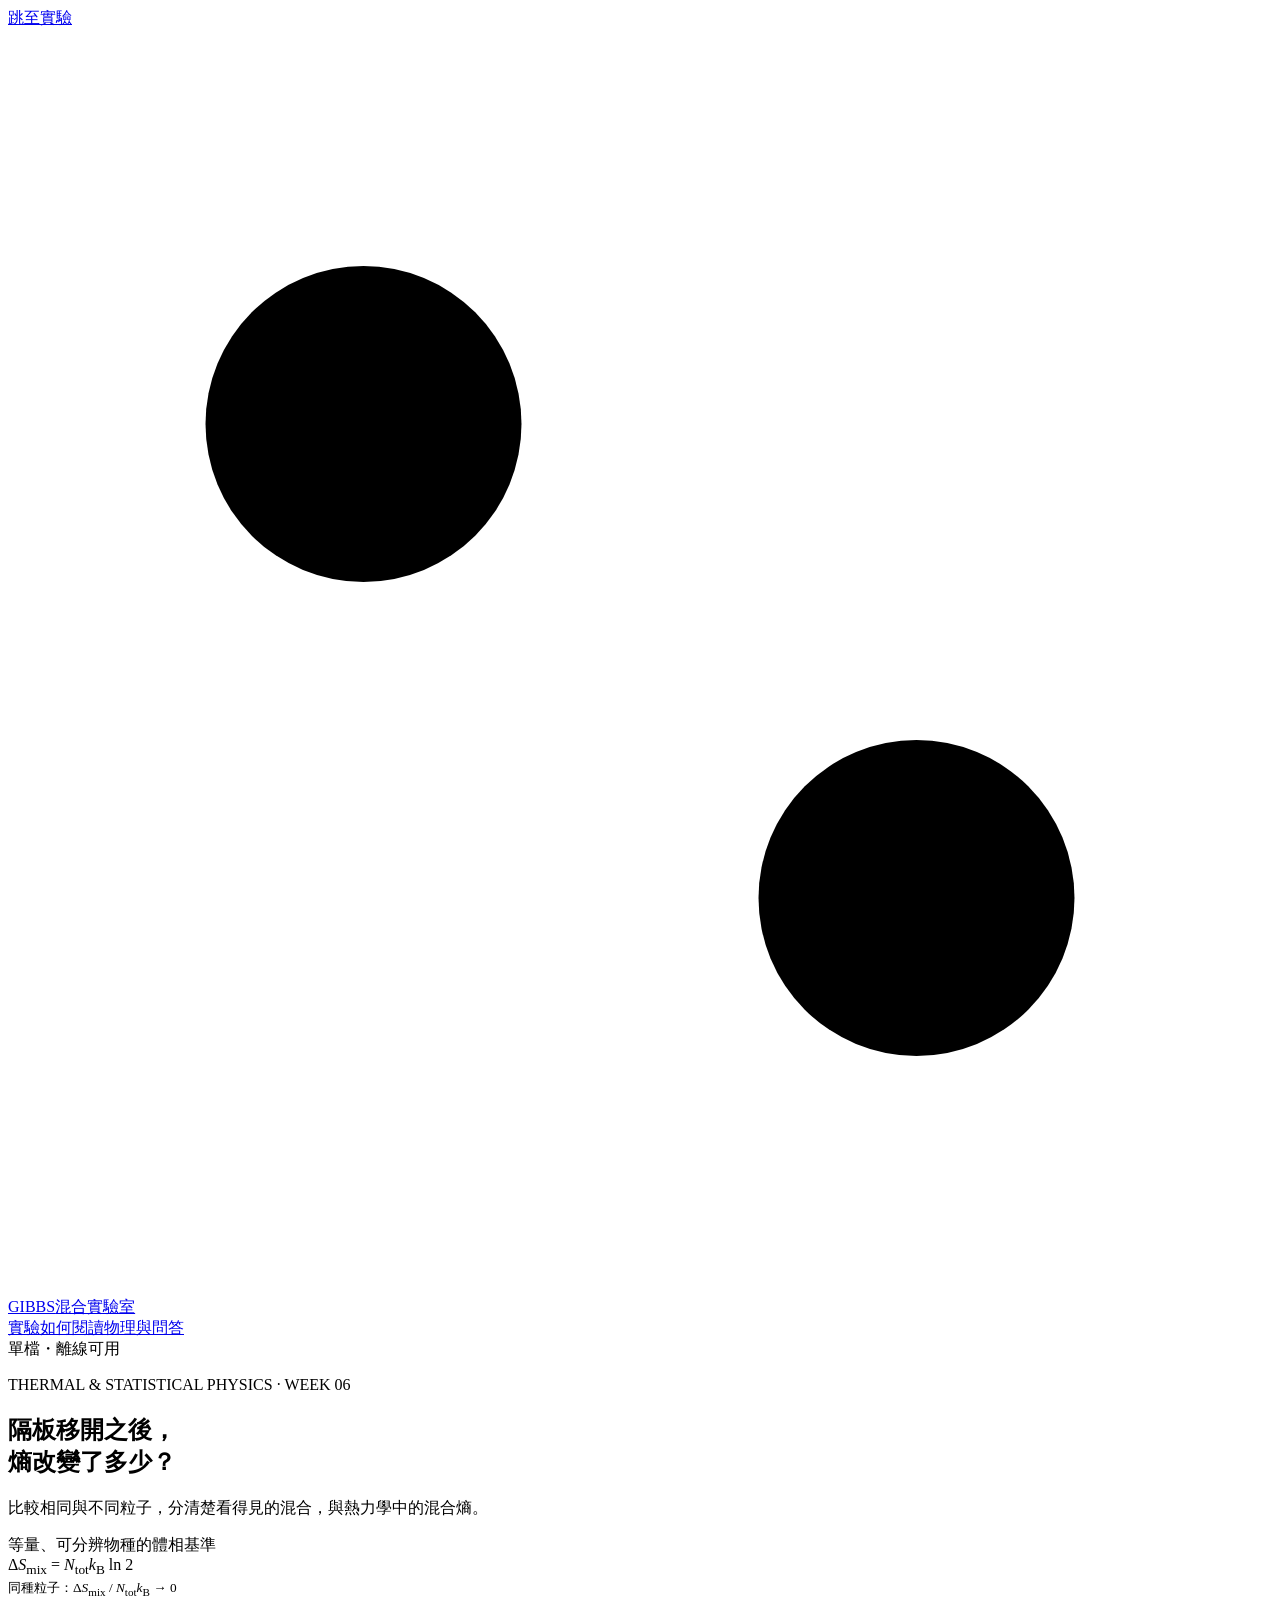
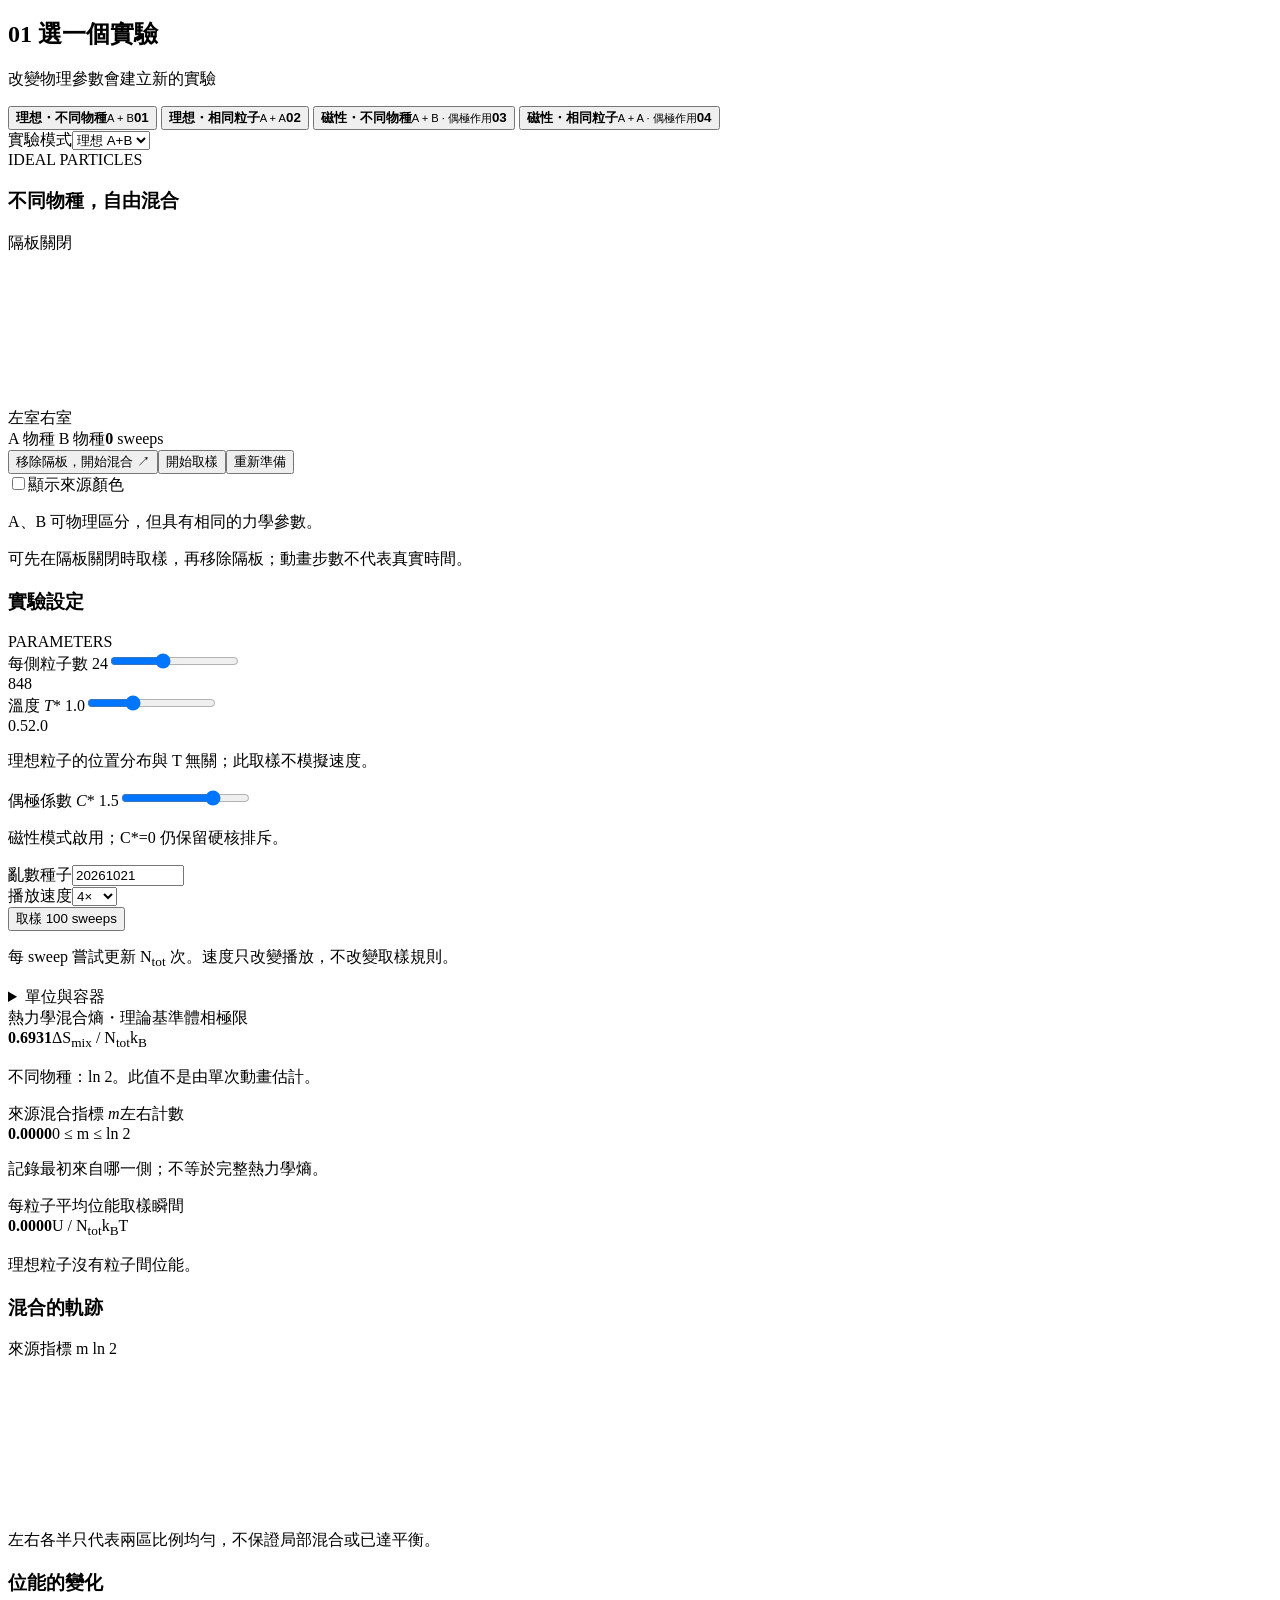
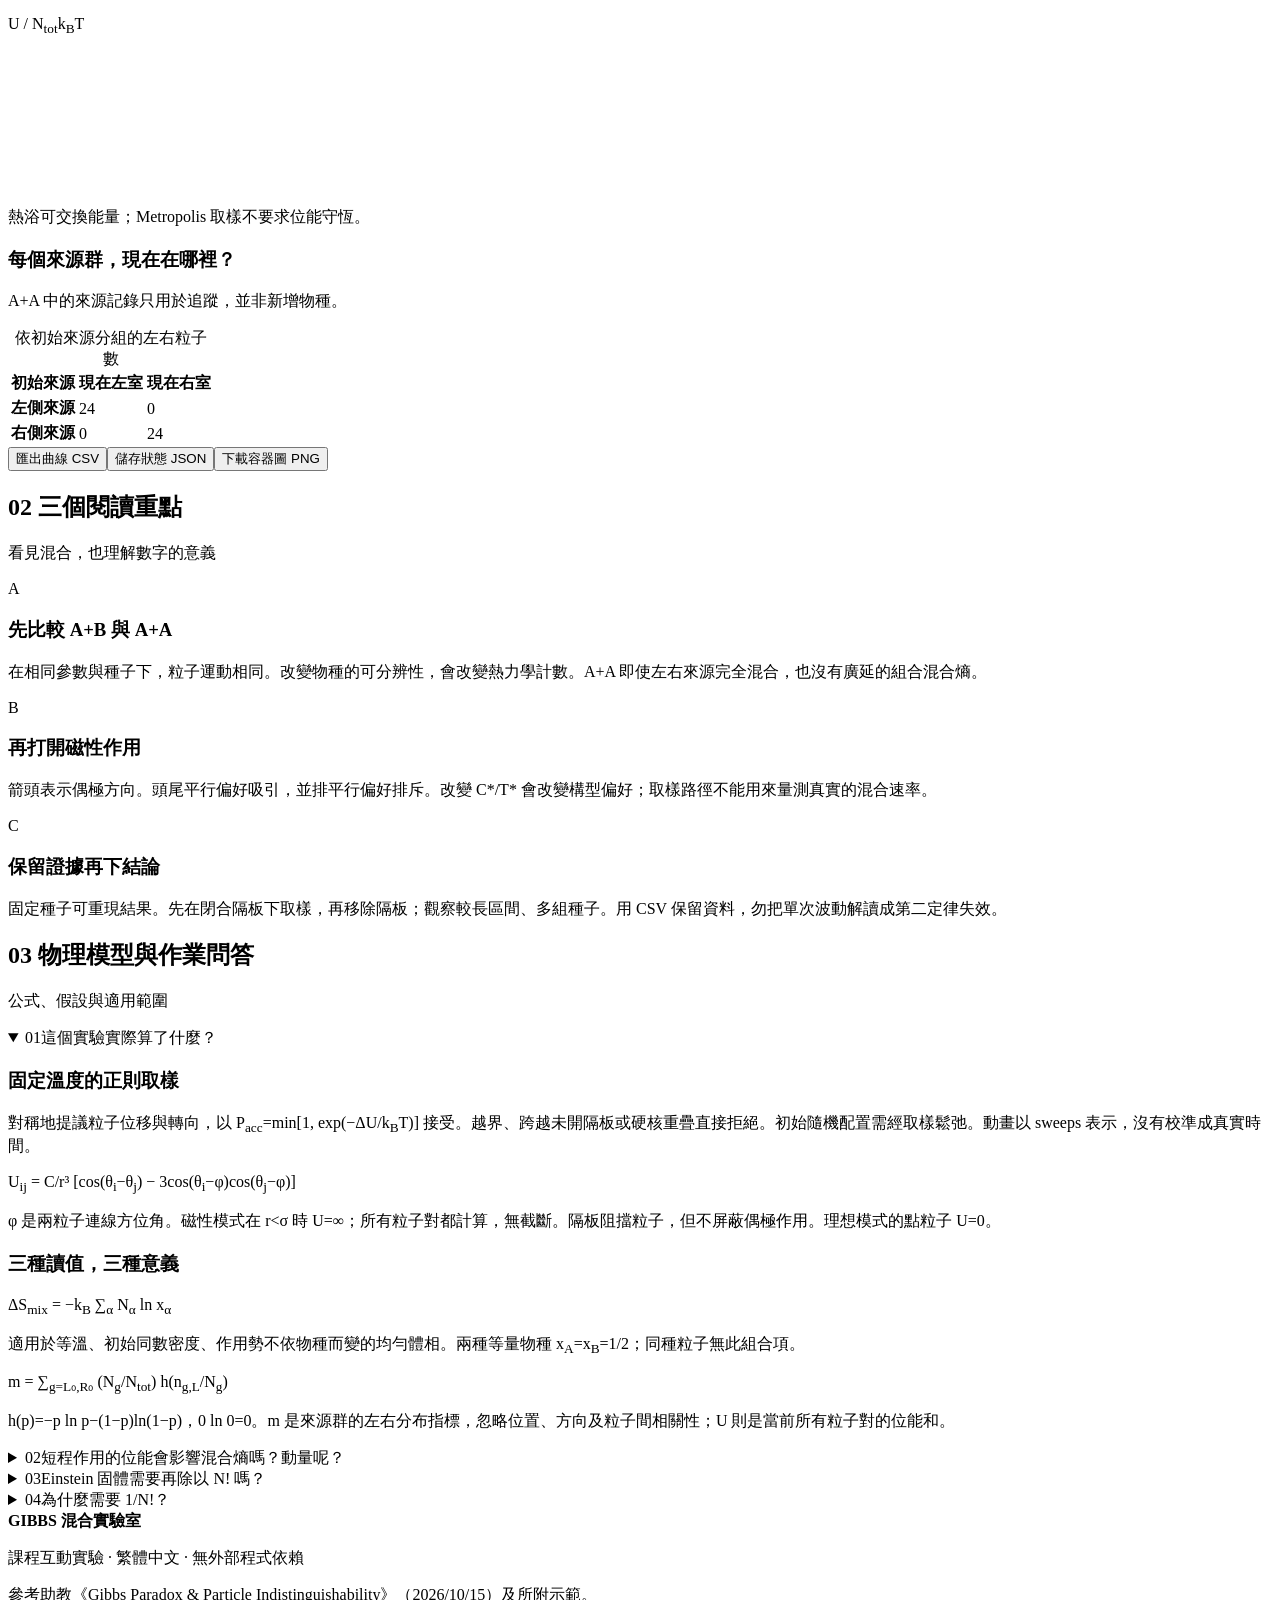
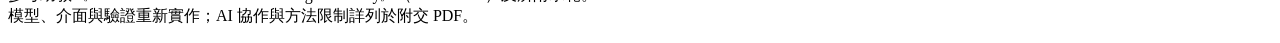
<file: src/layout.html>
<!doctype html>
<html lang="zh-Hant">
<head>
<meta charset="utf-8"><meta name="viewport" content="width=device-width, initial-scale=1">
<meta name="description" content="用可重現的粒子取樣探索 Gibbs 悖論、混合熵與不可分辨性。單檔、離線、繁體中文互動實驗。">
<title>Gibbs 混合實驗室</title>
<style>/* STYLES */</style>
</head>
<body>
<a class="skip" href="#experiment">跳至實驗</a>
<header class="topbar"><a class="brand" href="#"><svg viewBox="0 0 32 32" aria-hidden="true"><circle cx="9" cy="10" r="4"/><circle cx="23" cy="22" r="4"/><path d="M5 24 27 8M16 3v26"/></svg><span>GIBBS<span class="brand-sub">混合實驗室</span></span></a><nav aria-label="頁面導覽"><a href="#experiment">實驗</a><a href="#guide">如何閱讀</a><a href="#principles">物理與問答</a></nav><span class="offline">單檔・離線可用</span></header>
<main>
<section class="intro"><div><p class="eyebrow">THERMAL & STATISTICAL PHYSICS · WEEK 06</p><h1>隔板移開之後，<br class="mobile-break">熵改變了多少？</h1><p class="lead">比較相同與不同粒子，分清楚看得見的混合，與熱力學中的混合熵。</p></div><div class="intro-formula"><span>等量、可分辨物種的體相基準</span><div>Δ<i>S</i><sub>mix</sub> = <i>N</i><sub>tot</sub><i>k</i><sub>B</sub> ln 2</div><small>同種粒子：Δ<i>S</i><sub>mix</sub> / <i>N</i><sub>tot</sub><i>k</i><sub>B</sub> → 0</small></div></section>
<section id="experiment" aria-label="混合實驗">
<div class="section-line"><h2><span class="section-number">01</span> 選一個實驗</h2><p>改變物理參數會建立新的實驗</p></div>
<div class="scenario-tabs" role="group" aria-label="實驗情境">
<button data-mode="ideal_AB" class="scenario active" aria-pressed="true"><span class="scenario-mark"><i></i><i class="b"></i></span><span><strong>理想・不同物種</strong><small>A + B</small></span><b>01</b></button>
<button data-mode="ideal_AA" class="scenario" aria-pressed="false"><span class="scenario-mark"><i></i><i></i></span><span><strong>理想・相同粒子</strong><small>A + A</small></span><b>02</b></button>
<button data-mode="dipole_AB" class="scenario" aria-pressed="false"><span class="scenario-mark magnetic"><i></i><i class="b"></i></span><span><strong>磁性・不同物種</strong><small>A + B · 偶極作用</small></span><b>03</b></button>
<button data-mode="dipole_AA" class="scenario" aria-pressed="false"><span class="scenario-mark magnetic"><i></i><i></i></span><span><strong>磁性・相同粒子</strong><small>A + A · 偶極作用</small></span><b>04</b></button>
</div>
<label class="sr-only" for="mode">實驗模式</label><select id="mode" class="sr-only" tabindex="-1" aria-hidden="true"><option value="ideal_AB">理想 A+B</option><option value="ideal_AA">理想 A+A</option><option value="dipole_AB">磁性 A+B</option><option value="dipole_AA">磁性 A+A</option></select>
<div class="lab-grid">
<div class="apparatus panel"><div class="panel-head"><div><span id="modelLabel" class="eyebrow">IDEAL PARTICLES</span><h3 id="scenarioTitle">不同物種，自由混合</h3></div><span id="stateBadge" class="state-badge">隔板關閉</span></div>
<div class="canvas-wrap"><canvas id="simulation" aria-label="二維粒子容器，左右兩室由可移除的隔板分開">粒子模擬圖。下方表格提供左右粒子數。</canvas><div class="chamber-labels"><span>左室</span><span>右室</span></div></div>
<div class="sim-meta"><span id="particleLegend"><i class="dot"></i>A 物種 <i class="dot orange"></i>B 物種</span><span><strong id="sweepValue">0</strong> sweeps</span></div>
<div class="transport"><button id="openPartition" class="primary">移除隔板，開始混合 <span aria-hidden="true">↗</span></button><button id="run" class="secondary">開始取樣</button><button id="reset" class="quiet">重新準備</button></div>
<div class="sim-foot"><label class="check"><input type="checkbox" id="showOrigins">顯示來源顏色</label><p id="originHint">A、B 可物理區分，但具有相同的力學參數。</p></div>
<p id="notice" class="status-note" role="status" aria-live="polite">可先在隔板關閉時取樣，再移除隔板；動畫步數不代表真實時間。</p>
</div>
<aside class="controls panel" aria-label="實驗參數"><div class="panel-head"><h3>實驗設定</h3><span class="eyebrow">PARAMETERS</span></div>
<div class="control"><label for="nPerSide">每側粒子數 <output id="nOutput">24</output></label><input id="nPerSide" type="range" min="8" max="48" step="4" value="24"><div class="range-ends"><span>8</span><span>48</span></div></div>
<div class="control"><label for="temp">溫度 <i>T</i>* <output id="tempOutput">1.0</output></label><input id="temp" type="range" min="0.5" max="2" step="0.1" value="1"><div class="range-ends"><span>0.5</span><span>2.0</span></div><p class="hint" id="tempHint">理想粒子的位置分布與 T 無關；此取樣不模擬速度。</p></div>
<div class="control" id="couplingControl"><label for="coupling">偶極係數 <i>C</i>* <output id="couplingOutput">1.5</output></label><input id="coupling" type="range" min="0" max="2" step="0.1" value="1.5"><p class="hint" id="couplingHint">磁性模式啟用；C*=0 仍保留硬核排斥。</p></div>
<div class="control two-fields"><div><label for="seed">亂數種子</label><input id="seed" type="number" min="0" max="4294967295" step="1" value="20261021" inputmode="numeric"></div><div><label for="speed">播放速度</label><select id="speed"><option value="1">1×</option><option value="4" selected>4×</option><option value="12">12×</option></select></div></div>
<button id="advance" class="secondary wide">取樣 100 sweeps</button><p class="hint">每 sweep 嘗試更新 N<sub>tot</sub> 次。速度只改變播放，不改變取樣規則。</p>
<details class="units"><summary>單位與容器</summary><p>盒子固定為 24σ × 14σ；縮放視窗不改變物理尺寸。σ 為磁性粒子直徑，理想粒子視為點。能量尺度 ε 固定，T*=k<sub>B</sub>T/ε，C*=C/(εσ³)。</p></details>
</aside>
</div>
<div class="readout-grid">
<article class="readout theory"><div class="readout-top"><span>熱力學混合熵・理論基準</span><span class="tag">體相極限</span></div><div class="readout-value"><strong id="thermoValue">0.6931</strong><span>ΔS<sub>mix</sub> / N<sub>tot</sub>k<sub>B</sub></span></div><p id="theoryNote">不同物種：ln 2。此值不是由單次動畫估計。</p></article>
<article class="readout"><div class="readout-top"><span>來源混合指標 <i>m</i></span><span class="tag">左右計數</span></div><div class="readout-value"><strong id="mixValue">0.0000</strong><span>0 ≤ m ≤ ln 2</span></div><p>記錄最初來自哪一側；不等於完整熱力學熵。</p></article>
<article class="readout"><div class="readout-top"><span>每粒子平均位能</span><span class="tag">取樣瞬間</span></div><div class="readout-value"><strong id="energyValue">0.0000</strong><span>U / N<sub>tot</sub>k<sub>B</sub>T</span></div><p id="energyNote">理想粒子沒有粒子間位能。</p></article>
</div>
<div class="results-grid"><section class="panel chart-panel"><div class="panel-head"><h3>混合的軌跡</h3><span class="chart-key"><i></i>來源指標 m <i class="dashed"></i>ln 2</span></div><canvas id="mixChart" role="img" aria-label="來源混合指標隨取樣步數的曲線"></canvas><p class="hint">左右各半只代表兩區比例均勻，不保證局部混合或已達平衡。</p></section><section class="panel chart-panel"><div class="panel-head"><h3>位能的變化</h3><span class="chart-key orange-key"><i></i>U / N<sub>tot</sub>k<sub>B</sub>T</span></div><canvas id="energyChart" role="img" aria-label="每粒子位能隨取樣步數的曲線"></canvas><p class="hint">熱浴可交換能量；Metropolis 取樣不要求位能守恆。</p></section></div>
<div class="data-strip panel"><div><h3>每個來源群，現在在哪裡？</h3><p class="hint">A+A 中的來源記錄只用於追蹤，並非新增物種。</p></div><table><caption class="sr-only">依初始來源分組的左右粒子數</caption><thead><tr><th scope="col">初始來源</th><th scope="col">現在左室</th><th scope="col">現在右室</th></tr></thead><tbody><tr><th scope="row">左側來源</th><td id="leftL">24</td><td id="leftR">0</td></tr><tr><th scope="row">右側來源</th><td id="rightL">0</td><td id="rightR">24</td></tr></tbody></table><div class="export-actions"><button id="exportCSV" class="secondary">匯出曲線 CSV</button><button id="exportJSON" class="quiet">儲存狀態 JSON</button><button id="exportPNG" class="quiet">下載容器圖 PNG</button></div></div>
</section>
<section id="guide" class="guide-section"><div class="section-line"><h2><span class="section-number">02</span> 三個閱讀重點</h2><p>看見混合，也理解數字的意義</p></div><div class="guide-grid"><article><span class="guide-num">A</span><h3>先比較 A+B 與 A+A</h3><p>在相同參數與種子下，粒子運動相同。改變物種的可分辨性，會改變熱力學計數。A+A 即使左右來源完全混合，也沒有廣延的組合混合熵。</p></article><article><span class="guide-num">B</span><h3>再打開磁性作用</h3><p>箭頭表示偶極方向。頭尾平行偏好吸引，並排平行偏好排斥。改變 C*/T* 會改變構型偏好；取樣路徑不能用來量測真實的混合速率。</p></article><article><span class="guide-num">C</span><h3>保留證據再下結論</h3><p>固定種子可重現結果。先在閉合隔板下取樣，再移除隔板；觀察較長區間、多組種子。用 CSV 保留資料，勿把單次波動解讀成第二定律失效。</p></article></div></section>
<section id="principles" class="principles"><div class="section-line"><h2><span class="section-number">03</span> 物理模型與作業問答</h2><p>公式、假設與適用範圍</p></div>
<details open><summary><span>01</span>這個實驗實際算了什麼？</summary><div class="detail-content model-grid"><div><h3>固定溫度的正則取樣</h3><p>對稱地提議粒子位移與轉向，以 P<sub>acc</sub>=min[1, exp(−ΔU/k<sub>B</sub>T)] 接受。越界、跨越未開隔板或硬核重疊直接拒絕。初始隨機配置需經取樣鬆弛。動畫以 sweeps 表示，沒有校準成真實時間。</p><div class="equation">U<sub>ij</sub> = C/r³ [cos(θ<sub>i</sub>−θ<sub>j</sub>) − 3cos(θ<sub>i</sub>−φ)cos(θ<sub>j</sub>−φ)]</div><p>φ 是兩粒子連線方位角。磁性模式在 r&lt;σ 時 U=∞；所有粒子對都計算，無截斷。隔板阻擋粒子，但不屏蔽偶極作用。理想模式的點粒子 U=0。</p></div><div><h3>三種讀值，三種意義</h3><div class="equation">ΔS<sub>mix</sub> = −k<sub>B</sub> ∑<sub>α</sub> N<sub>α</sub> ln x<sub>α</sub></div><p>適用於等溫、初始同數密度、作用勢不依物種而變的均勻體相。兩種等量物種 x<sub>A</sub>=x<sub>B</sub>=1/2；同種粒子無此組合項。</p><div class="equation">m = ∑<sub>g=L₀,R₀</sub> (N<sub>g</sub>/N<sub>tot</sub>) h(n<sub>g,L</sub>/N<sub>g</sub>)</div><p>h(p)=−p ln p−(1−p)ln(1−p)，0 ln 0=0。m 是來源群的左右分布指標，忽略位置、方向及粒子間相關性；U 則是當前所有粒子對的位能和。</p></div></div></details>
<details><summary><span>02</span>短程作用的位能會影響混合熵嗎？動量呢？</summary><div class="detail-content"><p><strong>位能一般會影響構型熵。</strong>本例 A、B 的作用完全相同，且比較等溫、等密度的均勻體相，因此前後相同的體相交互作用貢獻相消，留下組合混合項。短程這個條件本身不足以保證相消；若 u<sub>AA</sub>、u<sub>AB</sub>、u<sub>BB</sub> 不同，或結構、密度、相態改變，就不能直接套用。</p><p>對 H=K(p)+U(q)，配分函數的動量積分可分離；前後 T、各物種粒數與質量不變時，其熵差為零。這是動量項相消，並非動量不存在。</p><p class="callout">本頁的 0 與 ln 2 是熱力學極限基準。有限粒子數、容器邊界及撤去硬核隔板後可達面積的改變，均可帶來額外修正。二維的 r⁻³ 遠距尾部可積分；三維情形不能直接照搬此短程判準。</p></div></details>
<details><summary><span>03</span>Einstein 固體需要再除以 N! 嗎？</summary><div class="detail-content einstein-grid"><div><p>相同原子仍不可分辨；標準 Einstein 模型已以<strong>可區分的晶格站點振動態</strong>計數，一個站點局域一個原子，不再額外除以 N!。若先把有標記的原子分配至站點，N! 種分派會與 Gibbs 因子 1/N! 抵消。</p><div class="equation">Ω(q,M) = (q+M−1)! / [q!(M−1)!]</div><p>一維 N 個站點對應 M=N 個振子；三維 N 個原子對應 M=3N。不可把原子數和振子數混為一談。</p></div><div class="einstein-demo"><h3>能量量子分配小實驗</h3><label for="oscillators">振子數 M <output id="oscOutput">4</output></label><input id="oscillators" type="range" min="2" max="8" value="4"><label for="quanta">總量子數 q <output id="qOutput">4</output></label><input id="quanta" type="range" min="0" max="12" value="4"><div class="count-result">可用分配數 <strong id="omegaValue">35</strong></div><p class="hint">每格代表一個振子，而不是一個可交換的能量量子。</p><div id="oscillatorDrawing" aria-label="一種能量分配示意"></div></div></div></details>
<details><summary><span>04</span>為什麼需要 1/N!？</summary><div class="detail-content"><p>理想氣體若把同種粒子的置換重複計入，Z∝V<sup>N</sup>；同時放大 N 與 V 時，多出 N ln N 類型的非廣延項。加入 1/N! 後，用 Stirling 近似可得到 S∝N ln(V/N)+N×常數，恢復熱力學極限的廣延性。</p><p>有限 N 時保留精確階乘會有次廣延修正；因此「同種混合熵為零」指沒有與 N 成正比的組合混合項，不表示每一個有限系統撤板過程都嚴格零熵變。</p></div></details>
</section>
<footer><div><strong>GIBBS 混合實驗室</strong><p>課程互動實驗 · 繁體中文 · 無外部程式依賴</p></div><p>參考助教《Gibbs Paradox & Particle Indistinguishability》（2026/10/15）及所附示範。<br>模型、介面與驗證重新實作；AI 協作與方法限制詳列於附交 PDF。</p></footer>
</main><script>/* PHYSICS */</script><script>/* APP */</script>
</body></html>
</file>
